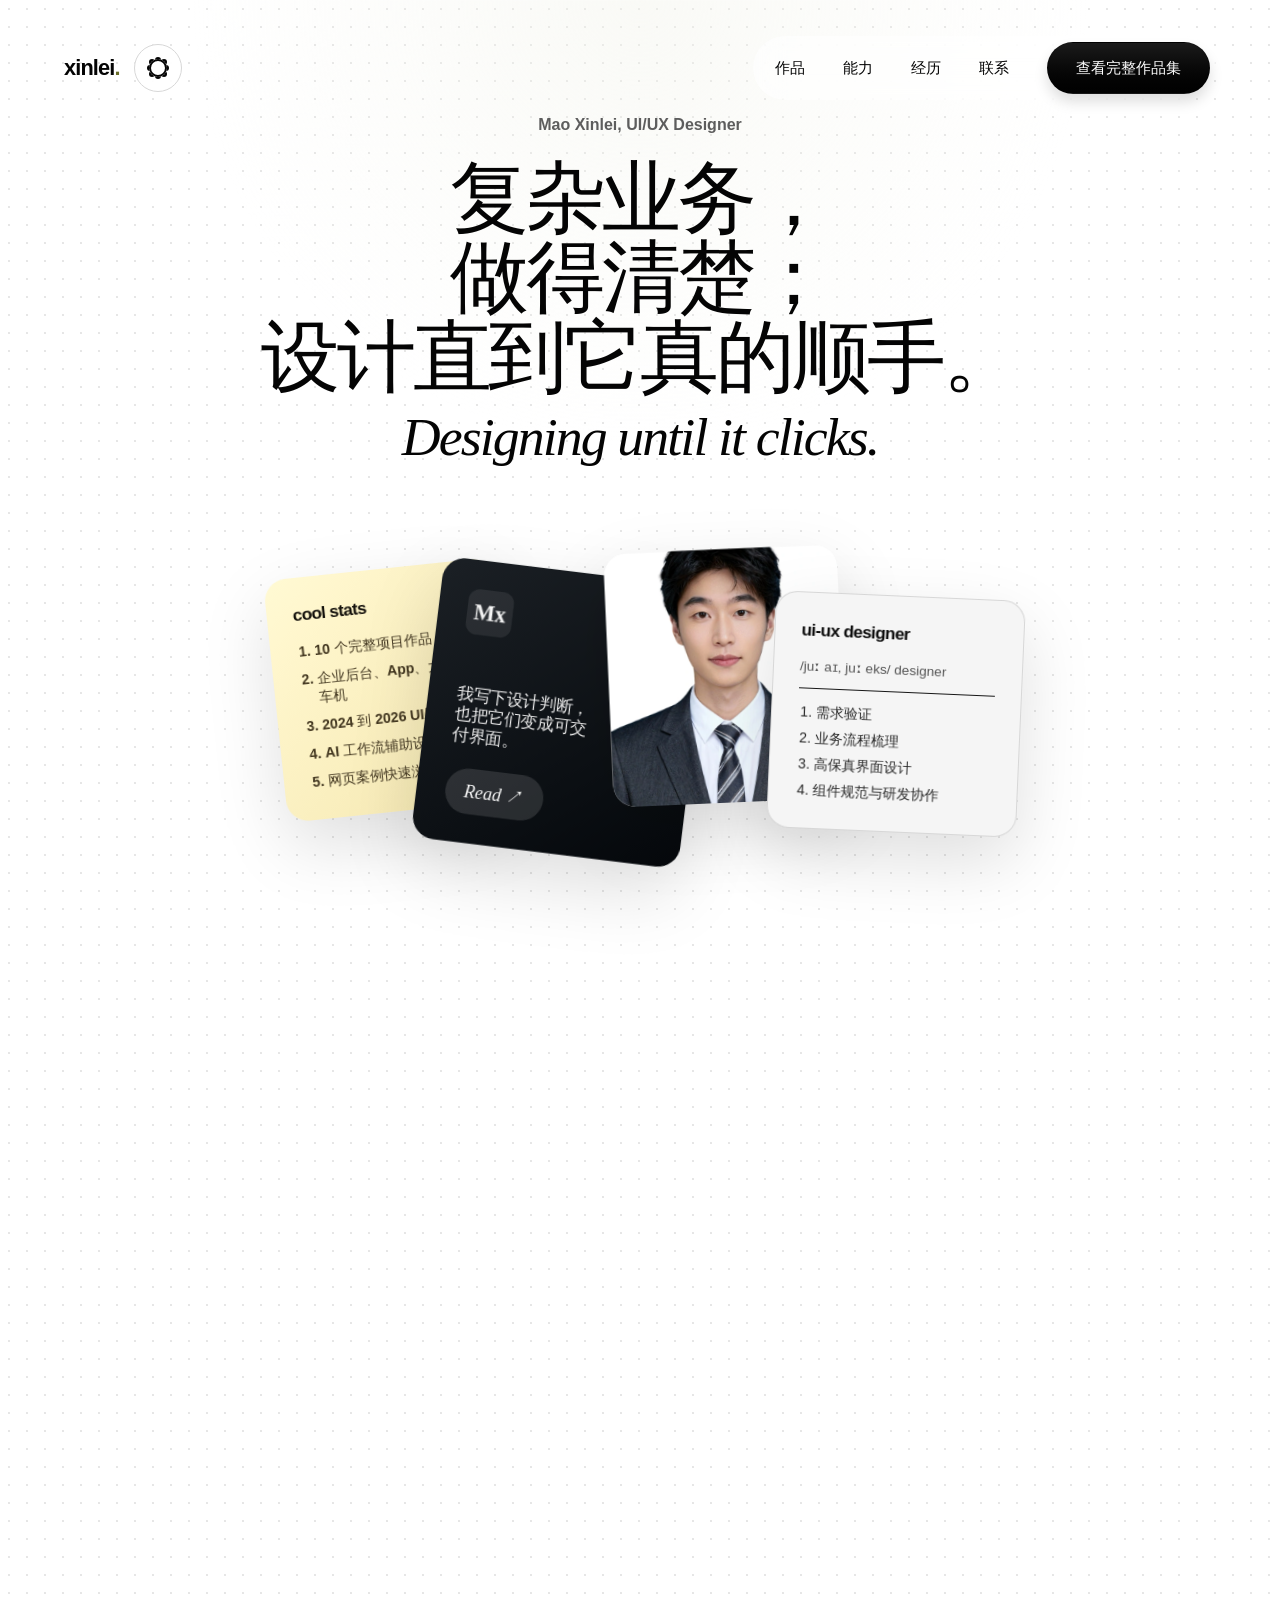
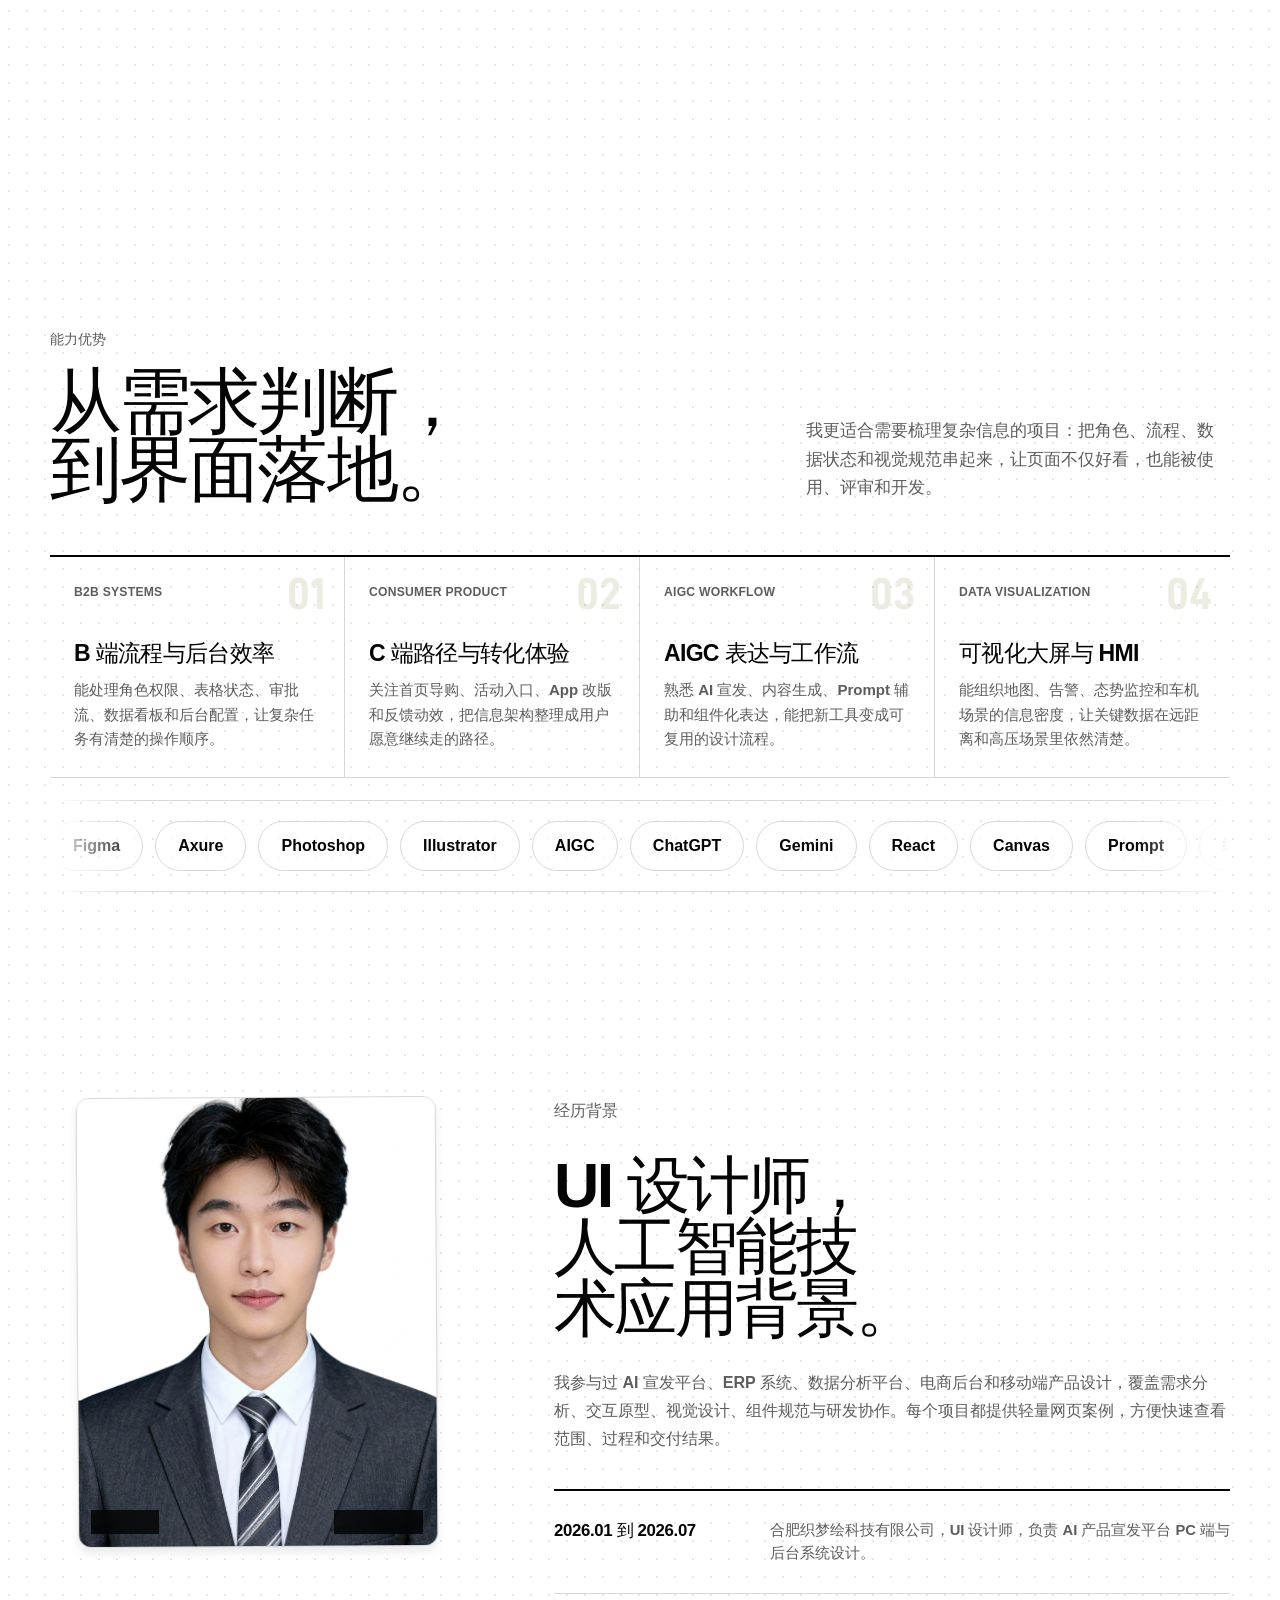
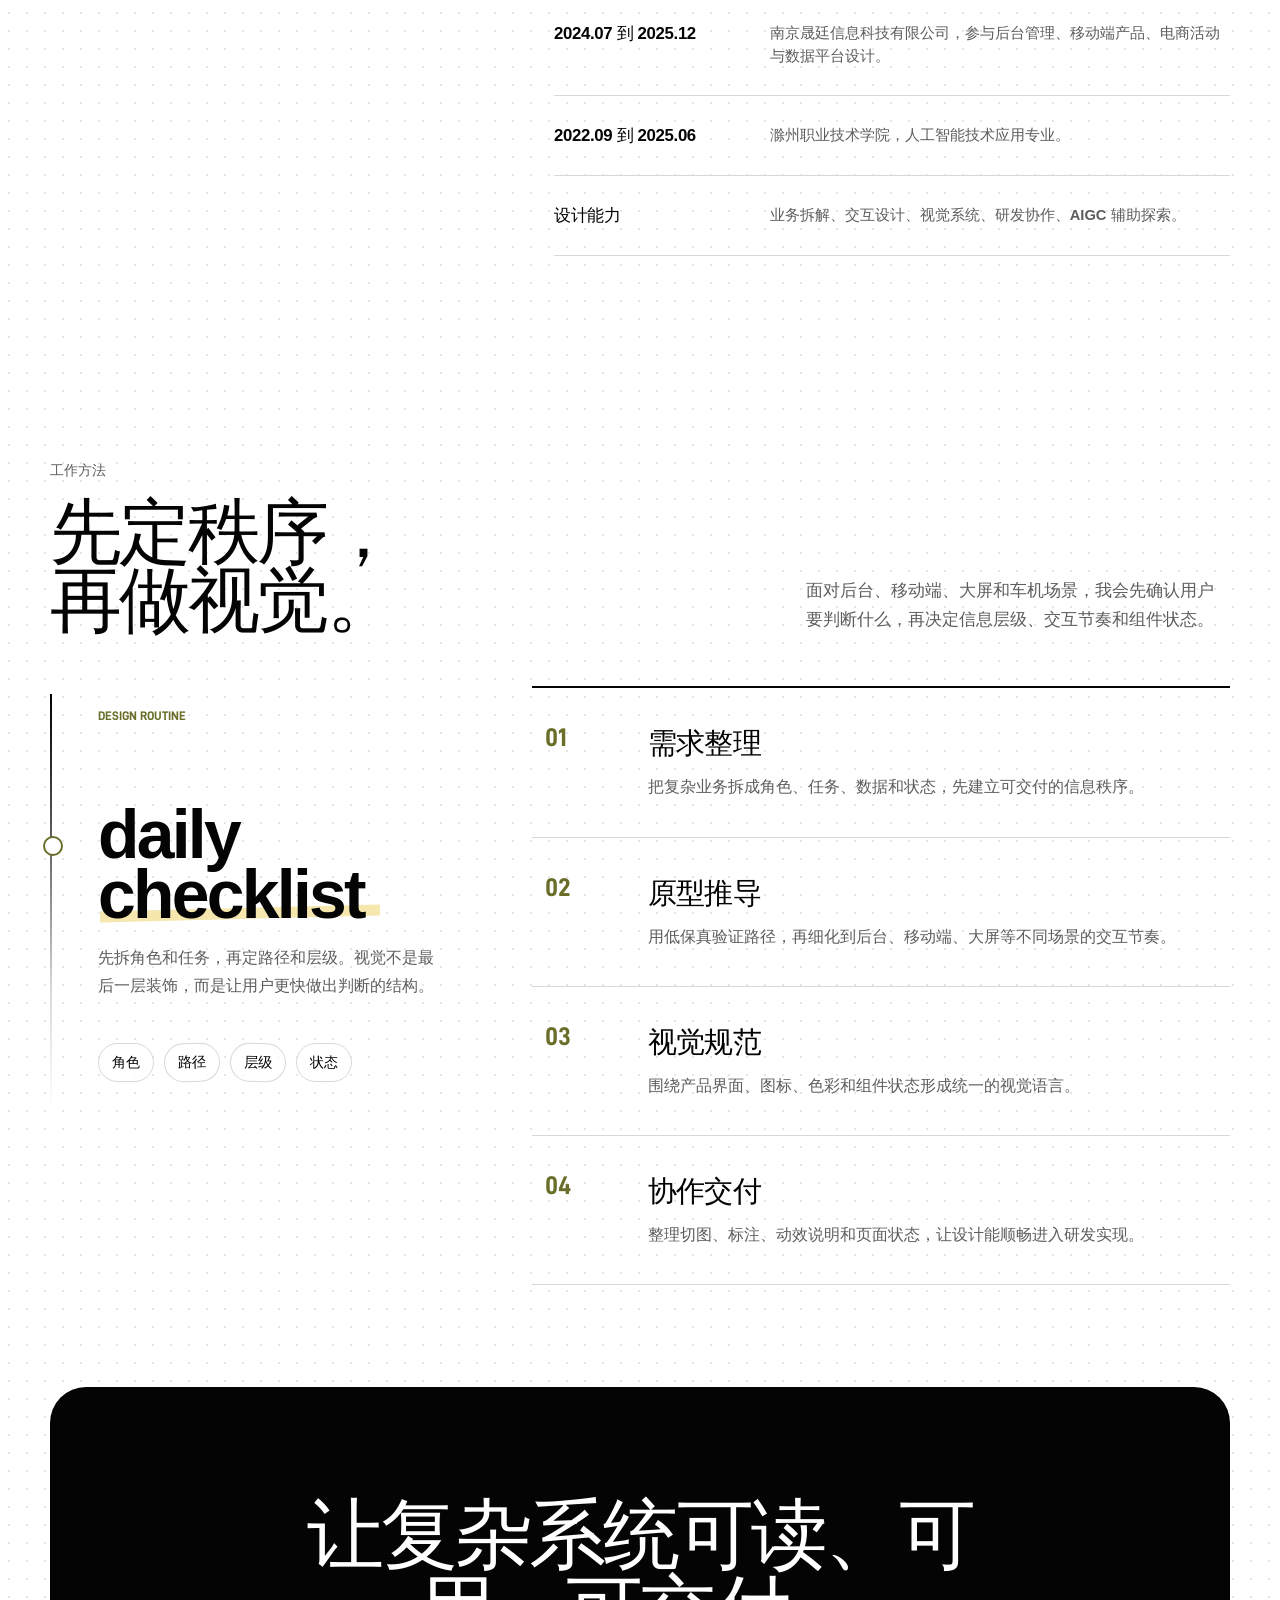
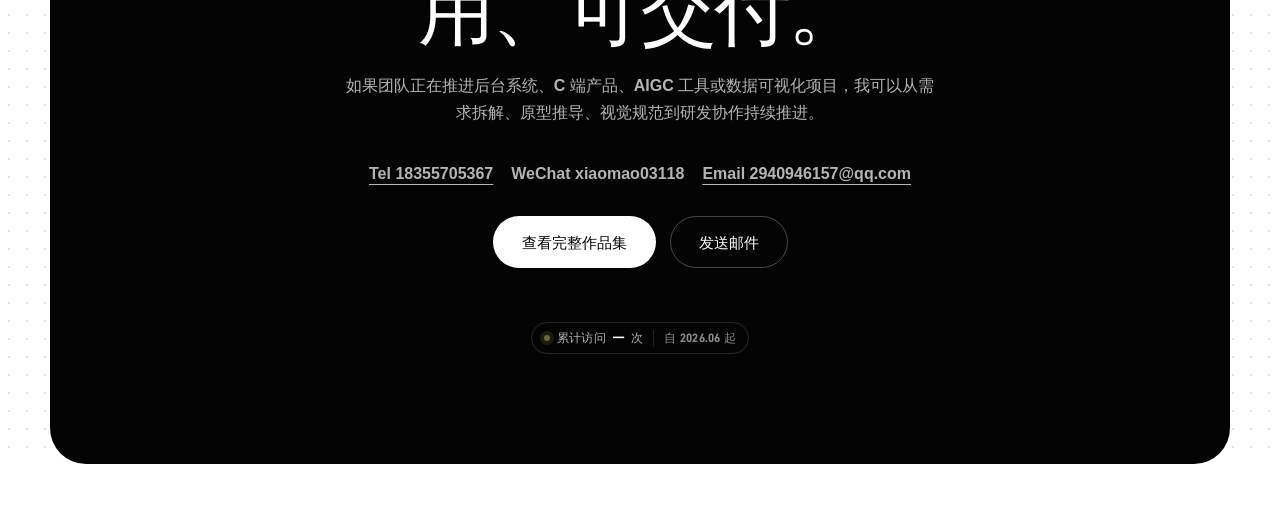
<file: index.html>
<!doctype html>
<html lang="zh-CN">
  <head>
    <meta charset="UTF-8" />
    <meta name="viewport" content="width=device-width, initial-scale=1.0" />
    <meta name="description" content="毛鑫磊 UI/UX 设计师作品集，覆盖 B 端系统、C 端产品、AIGC 与可视化大屏项目。" />
    <script src="./assets/theme-init.js"></script>
    <link rel="preload" href="./assets/profile-photo.webp" as="image" type="image/webp" fetchpriority="high" />
    <link rel="icon" href="./assets/favicon/favicon.svg" type="image/svg+xml" />
    <link rel="icon" href="./assets/favicon/favicon-32x32.png" type="image/png" sizes="32x32" />
    <link rel="icon" href="./assets/favicon/favicon-16x16.png" type="image/png" sizes="16x16" />
    <link rel="apple-touch-icon" href="./assets/favicon/apple-touch-icon.png" sizes="180x180" />
    <title>毛鑫磊 | UI/UX 作品集</title>
    <script type="module" crossorigin src="./assets/index-BGYRCnZ7.js"></script>
    <link rel="stylesheet" crossorigin href="./assets/index-CveeyjBB.css">
  </head>
  <body>
    <div id="root"></div>
  </body>
</html>
</file>
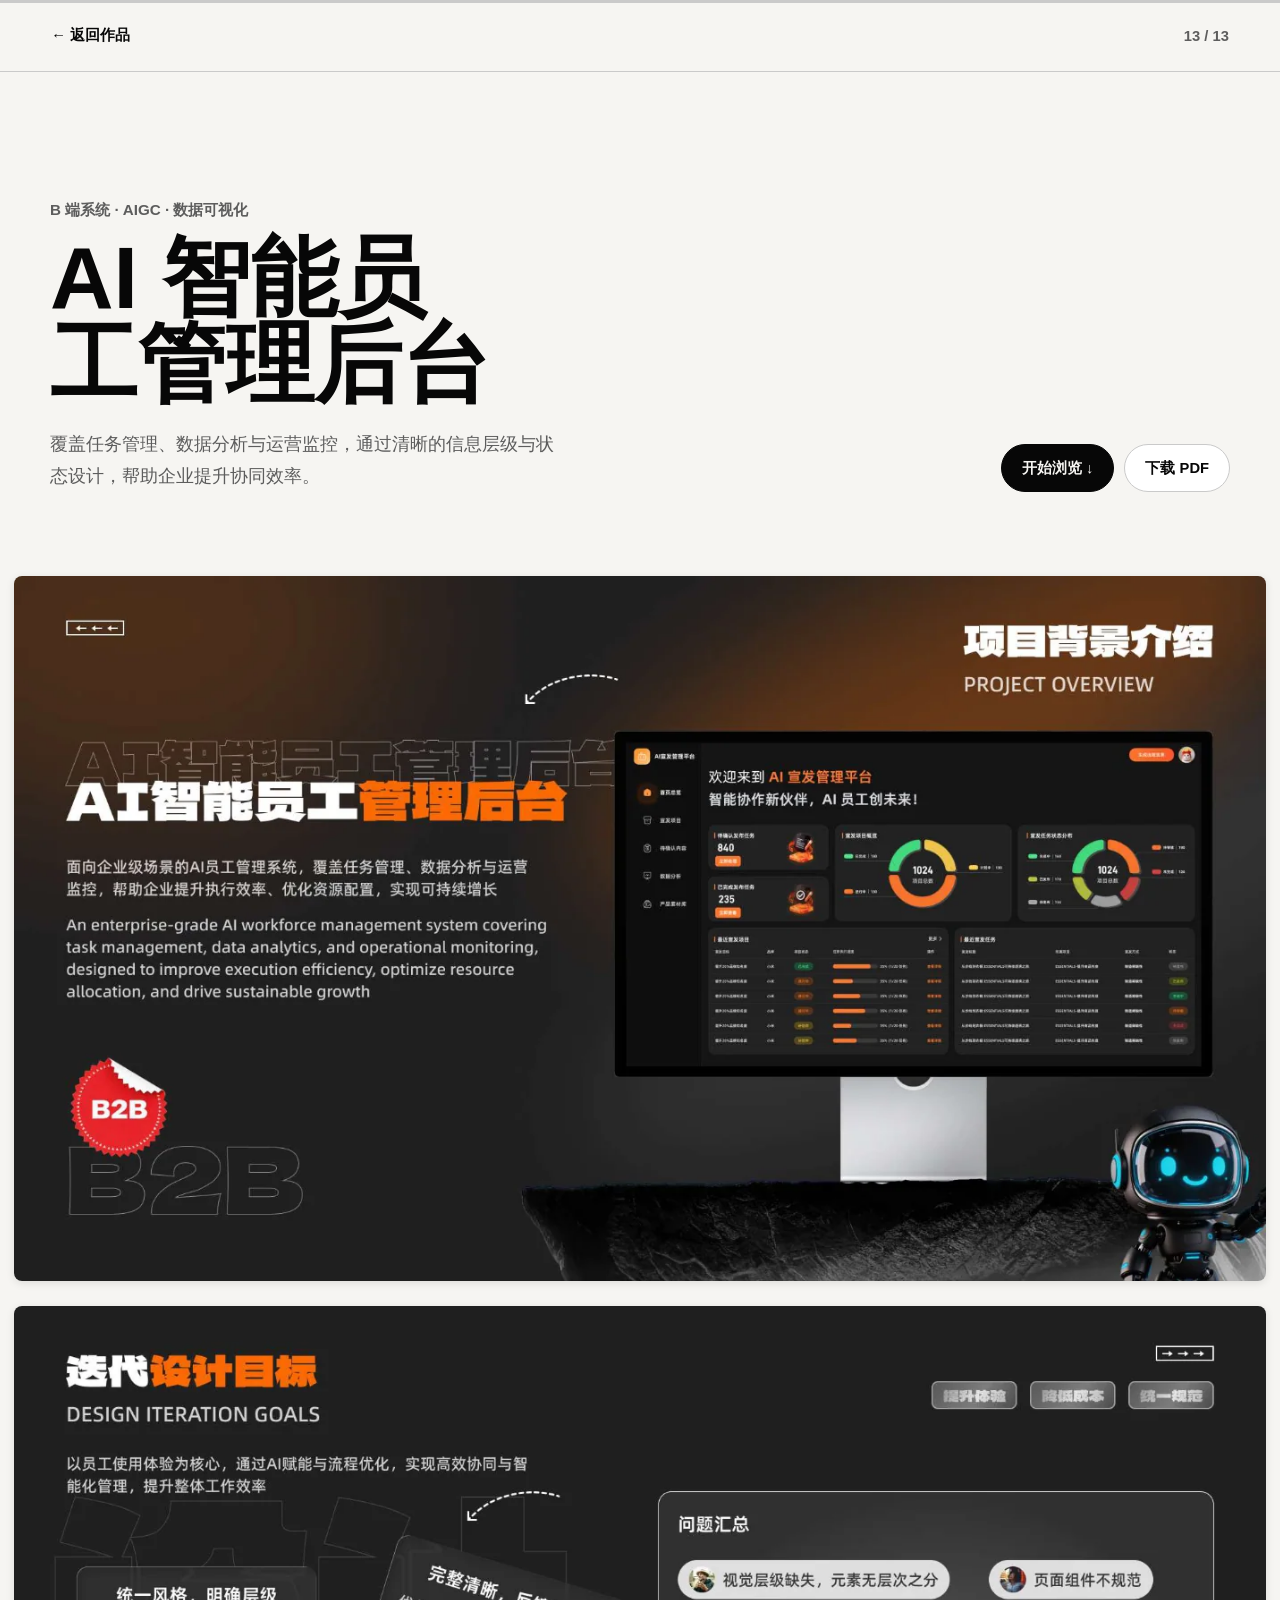
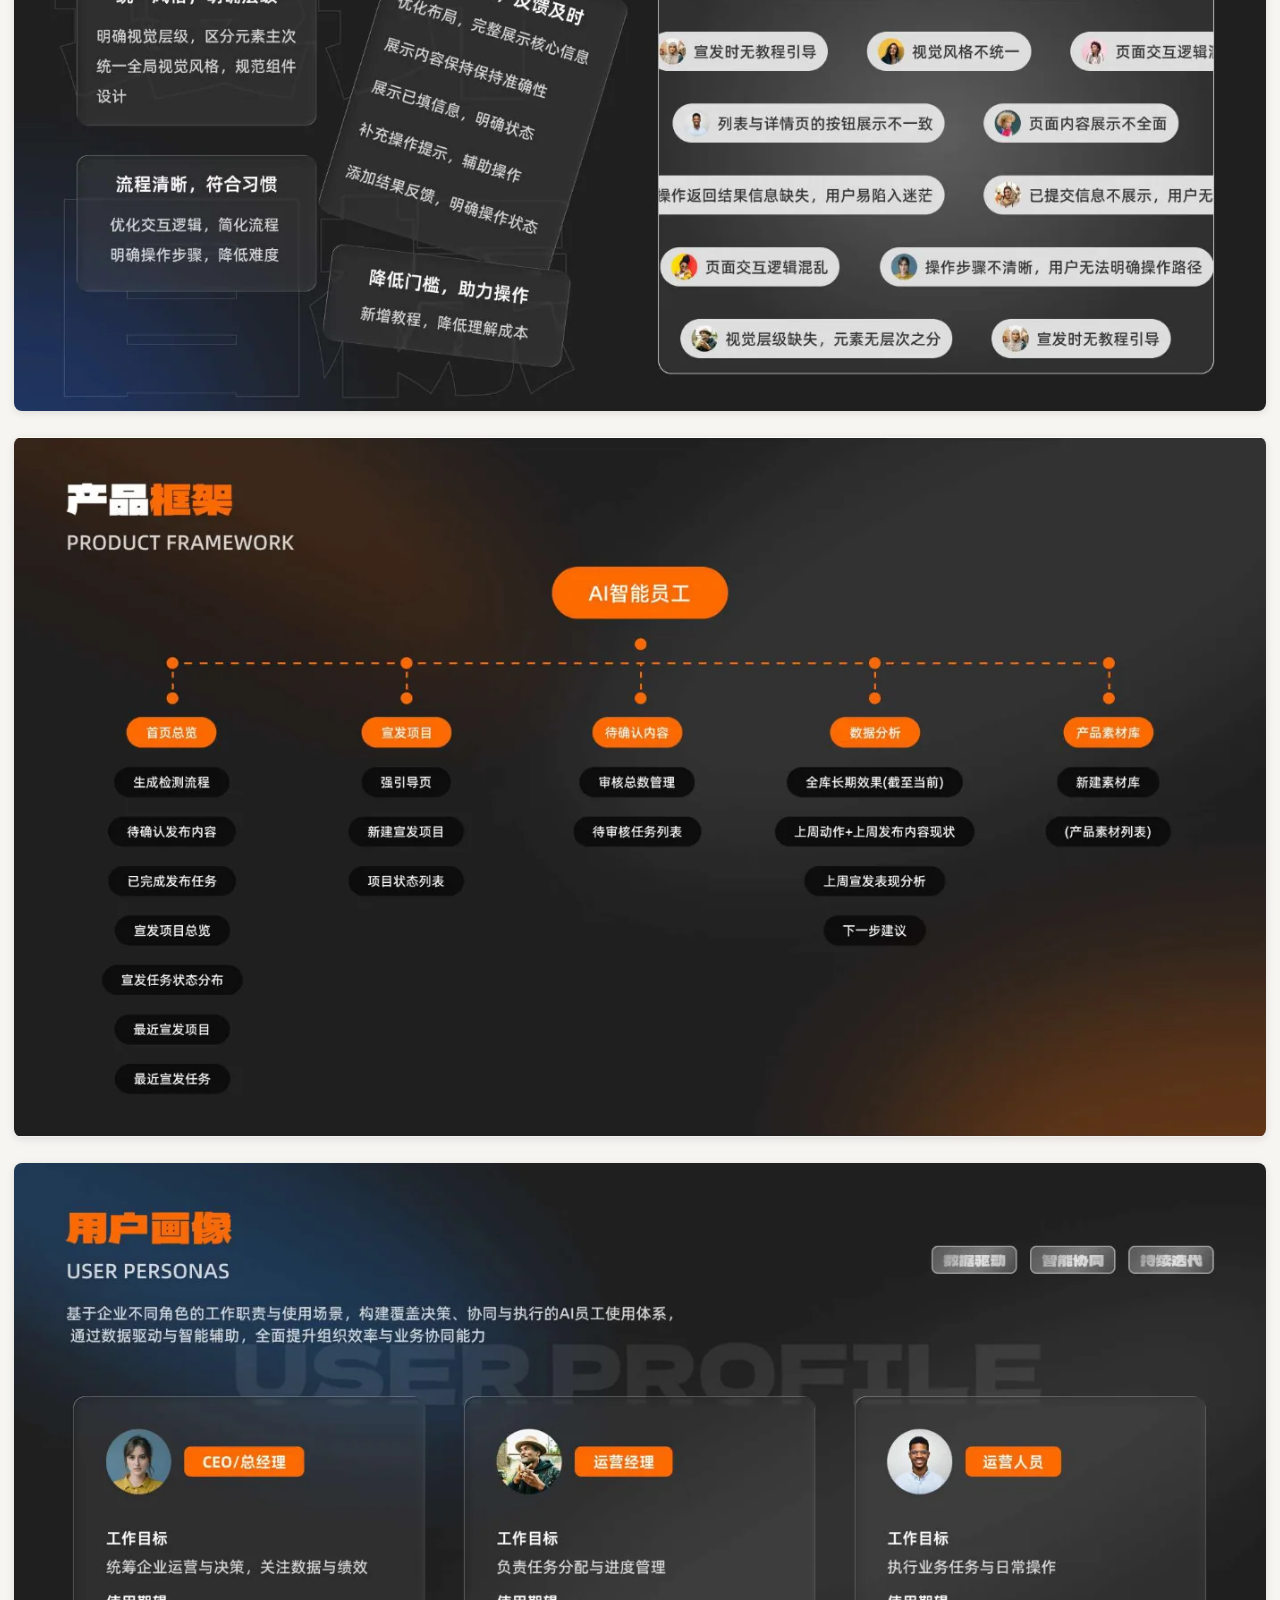
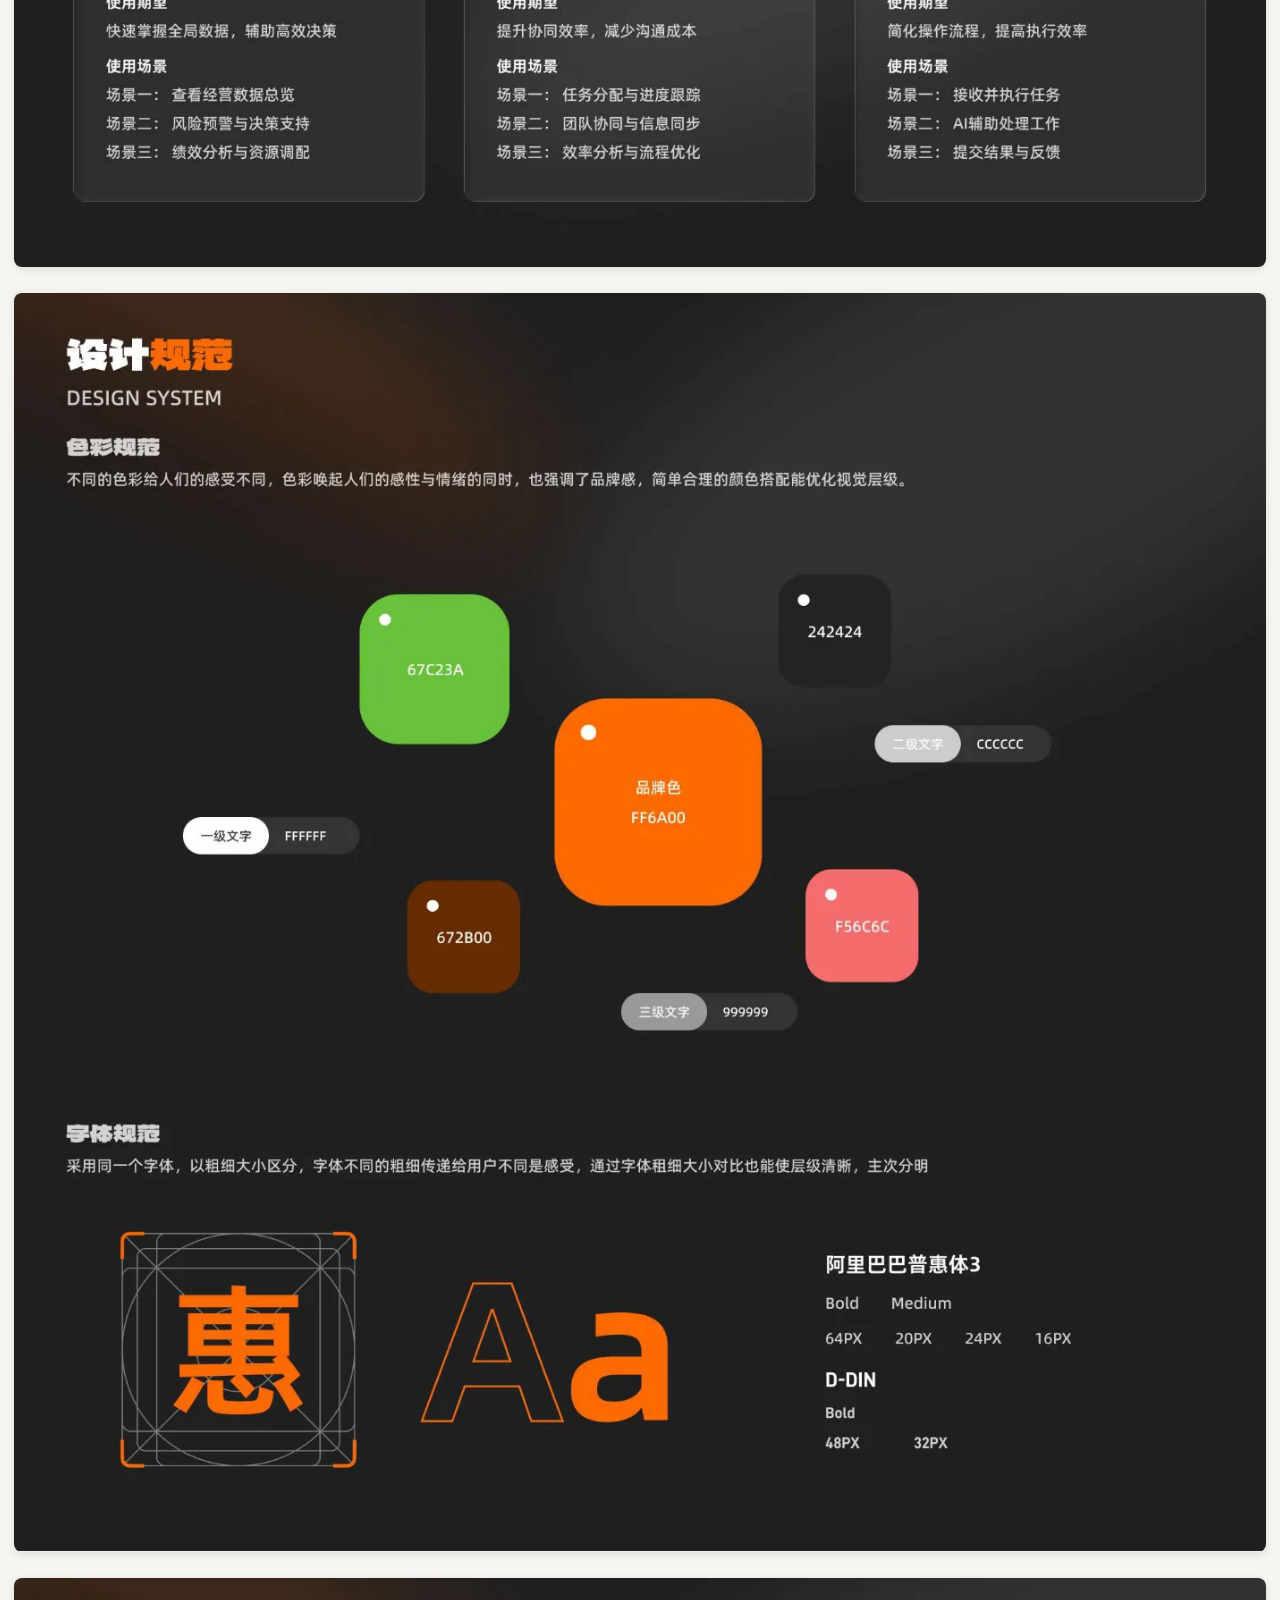
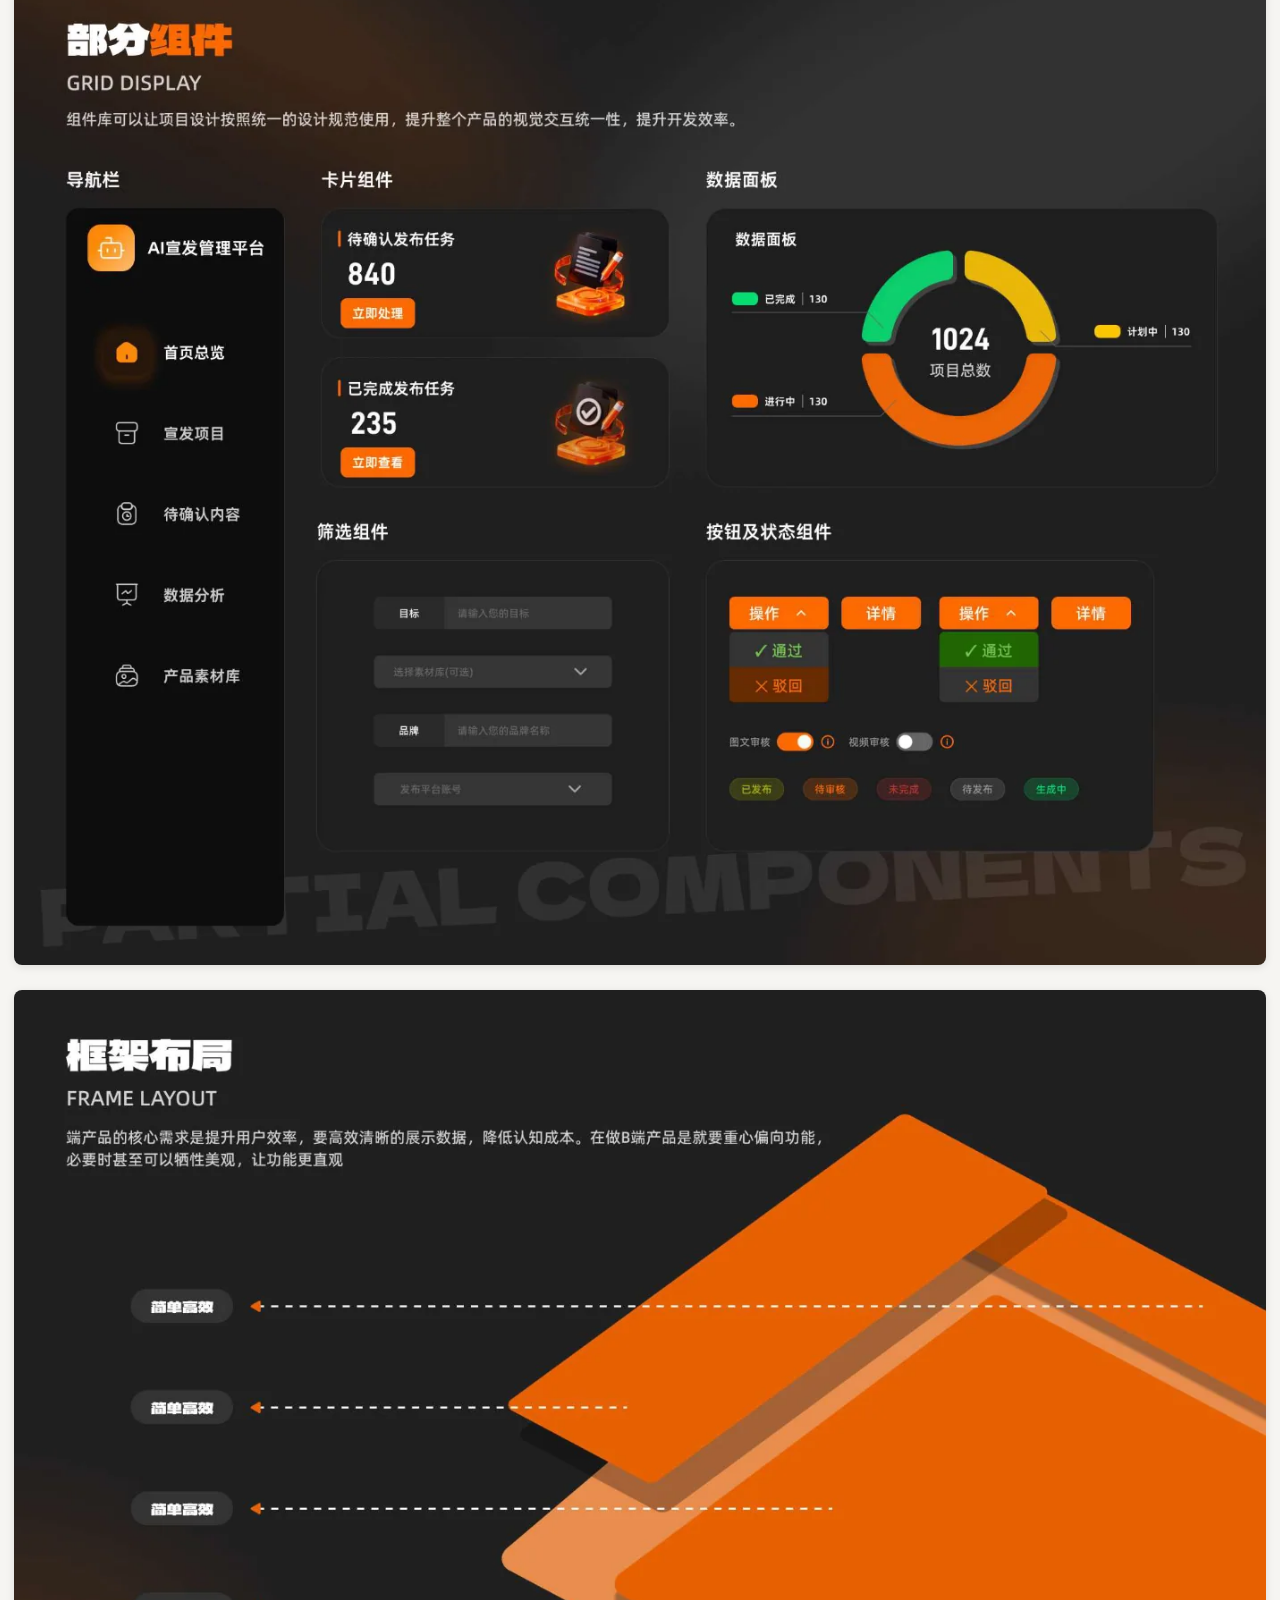
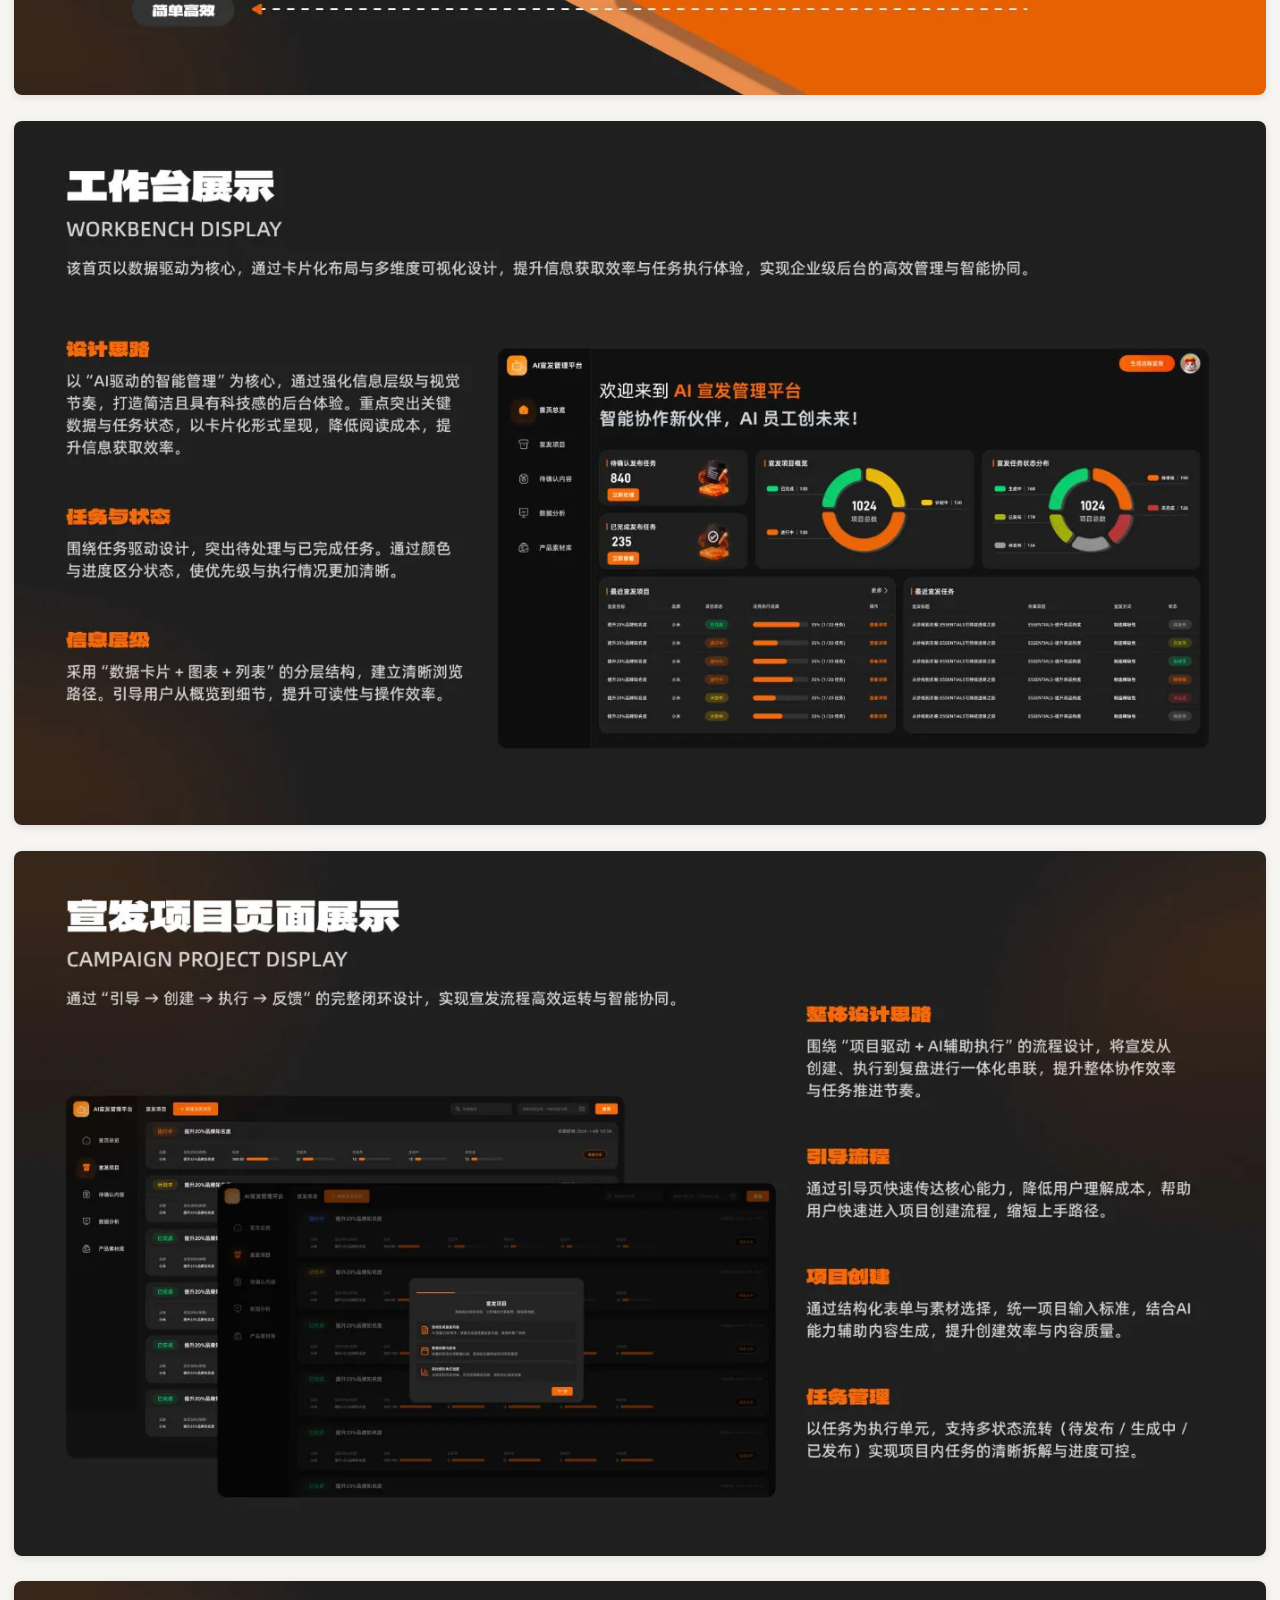
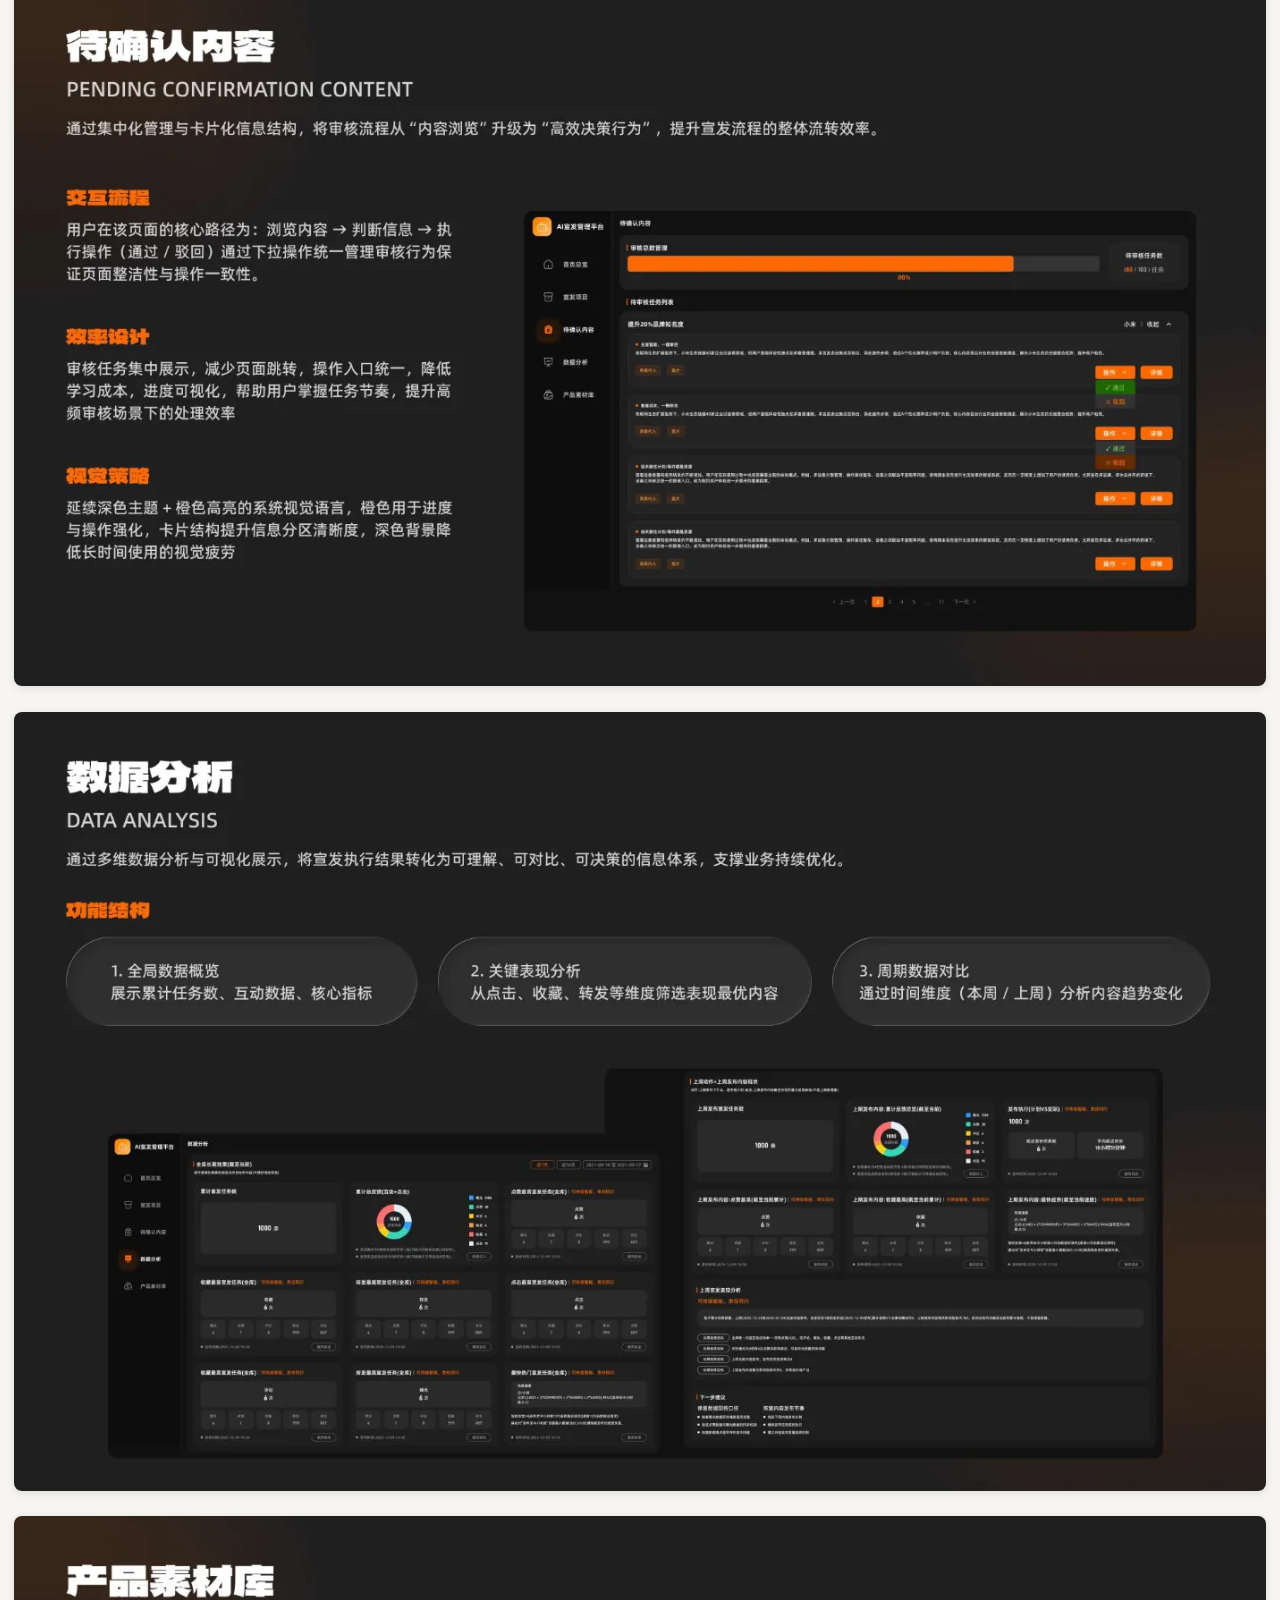
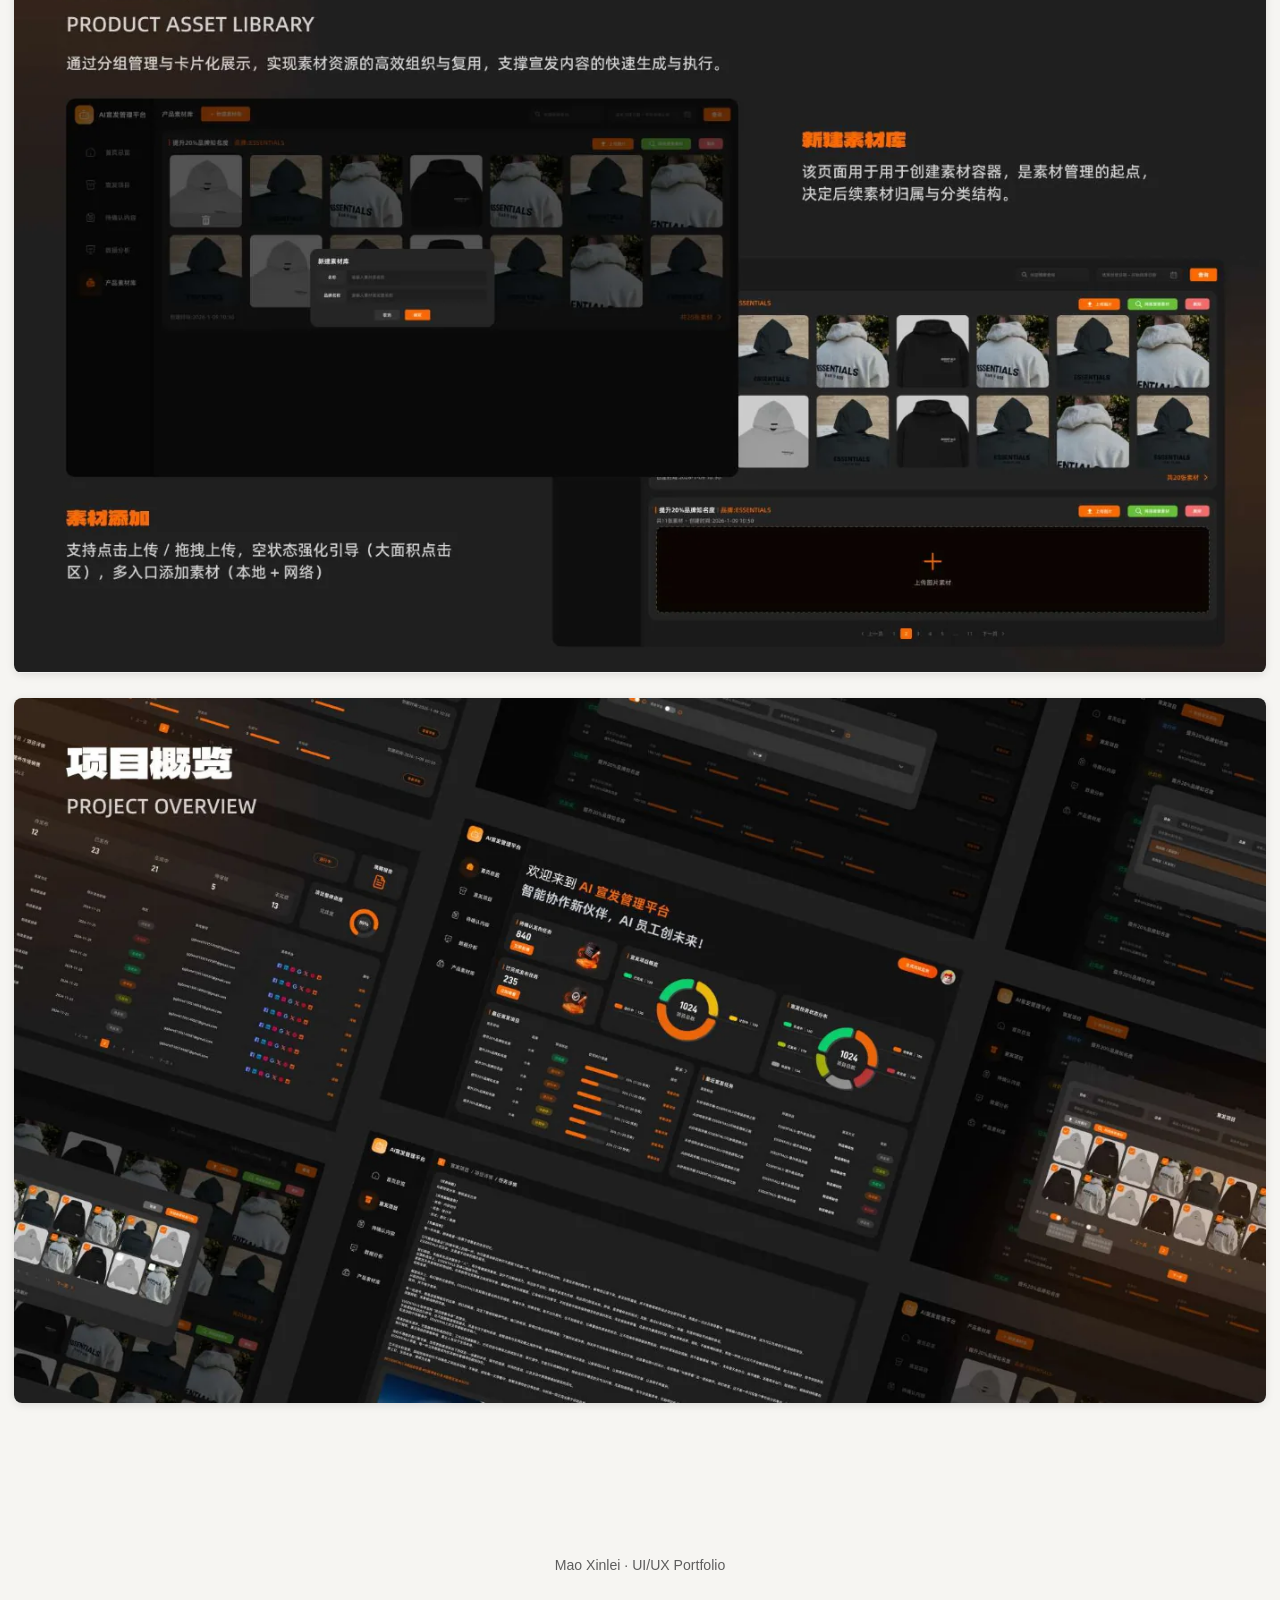
<file: cases/ai-dashboard/index.html>
<!doctype html>
<html lang="zh-CN">
  <head>
    <meta charset="UTF-8" />
    <meta name="viewport" content="width=device-width, initial-scale=1.0" />
    <meta name="description" content="AI 智能员工管理后台 UI/UX 项目案例。" />
    <script src="../../assets/theme-init.js"></script>
    <link rel="icon" href="../../assets/favicon/favicon.svg" type="image/svg+xml" />
    <link rel="stylesheet" href="../../assets/case-viewer.css" />
    <title>AI 智能员工管理后台 | 毛鑫磊作品集</title>
  </head>
  <body>
    <div class="case-progress" aria-hidden="true"></div>
    <nav class="case-nav" aria-label="案例导航">
      <a class="case-back" href="../../#work" data-case-back>← 返回作品</a>
      <span class="case-page-count"><span data-current-page>01</span> / 13</span>
    </nav>
    <header class="case-hero">
      <div>
        <p class="case-kicker">B 端系统 · AIGC · 数据可视化</p>
        <h1 class="case-title">AI 智能员工管理后台</h1>
        <p class="case-summary">覆盖任务管理、数据分析与运营监控，通过清晰的信息层级与状态设计，帮助企业提升协同效率。</p>
      </div>
      <div class="case-actions">
        <a class="case-button primary" href="#case-pages">开始浏览 ↓</a>
        <a class="case-button" href="../../assets/project-pdfs/ai-enterprise-dashboard.pdf" download>下载 PDF</a>
      </div>
    </header>
    <main class="case-pages" id="case-pages" aria-label="AI 智能员工管理后台案例页面">
      <figure class="case-page" data-case-page="01"><img src="../../assets/case-previews/ai-dashboard/page-01.webp" width="1400" height="788" fetchpriority="high" alt="AI 智能员工管理后台项目背景" /></figure>
      <figure class="case-page" data-case-page="02"><img src="../../assets/case-previews/ai-dashboard/page-02.webp" width="1400" height="788" loading="lazy" decoding="async" alt="AI 智能员工管理后台项目页面 2" /></figure>
      <figure class="case-page" data-case-page="03"><img src="../../assets/case-previews/ai-dashboard/page-03.webp" width="1400" height="783" loading="lazy" decoding="async" alt="AI 智能员工管理后台项目页面 3" /></figure>
      <figure class="case-page" data-case-page="04"><img src="../../assets/case-previews/ai-dashboard/page-04.webp" width="1400" height="788" loading="lazy" decoding="async" alt="AI 智能员工管理后台项目页面 4" /></figure>
      <figure class="case-page" data-case-page="05"><img src="../../assets/case-previews/ai-dashboard/page-05.webp" width="1400" height="1408" loading="lazy" decoding="async" alt="AI 智能员工管理后台项目页面 5" /></figure>
      <figure class="case-page" data-case-page="06"><img src="../../assets/case-previews/ai-dashboard/page-06.webp" width="1400" height="1104" loading="lazy" decoding="async" alt="AI 智能员工管理后台项目页面 6" /></figure>
      <figure class="case-page" data-case-page="07"><img src="../../assets/case-previews/ai-dashboard/page-07.webp" width="1400" height="788" loading="lazy" decoding="async" alt="AI 智能员工管理后台项目页面 7" /></figure>
      <figure class="case-page" data-case-page="08"><img src="../../assets/case-previews/ai-dashboard/page-08.webp" width="1400" height="788" loading="lazy" decoding="async" alt="AI 智能员工管理后台项目页面 8" /></figure>
      <figure class="case-page" data-case-page="09"><img src="../../assets/case-previews/ai-dashboard/page-09.webp" width="1400" height="788" loading="lazy" decoding="async" alt="AI 智能员工管理后台项目页面 9" /></figure>
      <figure class="case-page" data-case-page="10"><img src="../../assets/case-previews/ai-dashboard/page-10.webp" width="1400" height="788" loading="lazy" decoding="async" alt="AI 智能员工管理后台项目页面 10" /></figure>
      <figure class="case-page" data-case-page="11"><img src="../../assets/case-previews/ai-dashboard/page-11.webp" width="1400" height="871" loading="lazy" decoding="async" alt="AI 智能员工管理后台项目页面 11" /></figure>
      <figure class="case-page" data-case-page="12"><img src="../../assets/case-previews/ai-dashboard/page-12.webp" width="1400" height="846" loading="lazy" decoding="async" alt="AI 智能员工管理后台项目页面 12" /></figure>
      <figure class="case-page" data-case-page="13"><img src="../../assets/case-previews/ai-dashboard/page-13.webp" width="1400" height="788" loading="lazy" decoding="async" alt="AI 智能员工管理后台项目总结" /></figure>
    </main>
    <footer class="case-footer">Mao Xinlei · UI/UX Portfolio</footer>
    <script src="../../assets/case-viewer.js" defer></script>
  </body>
</html>
</file>
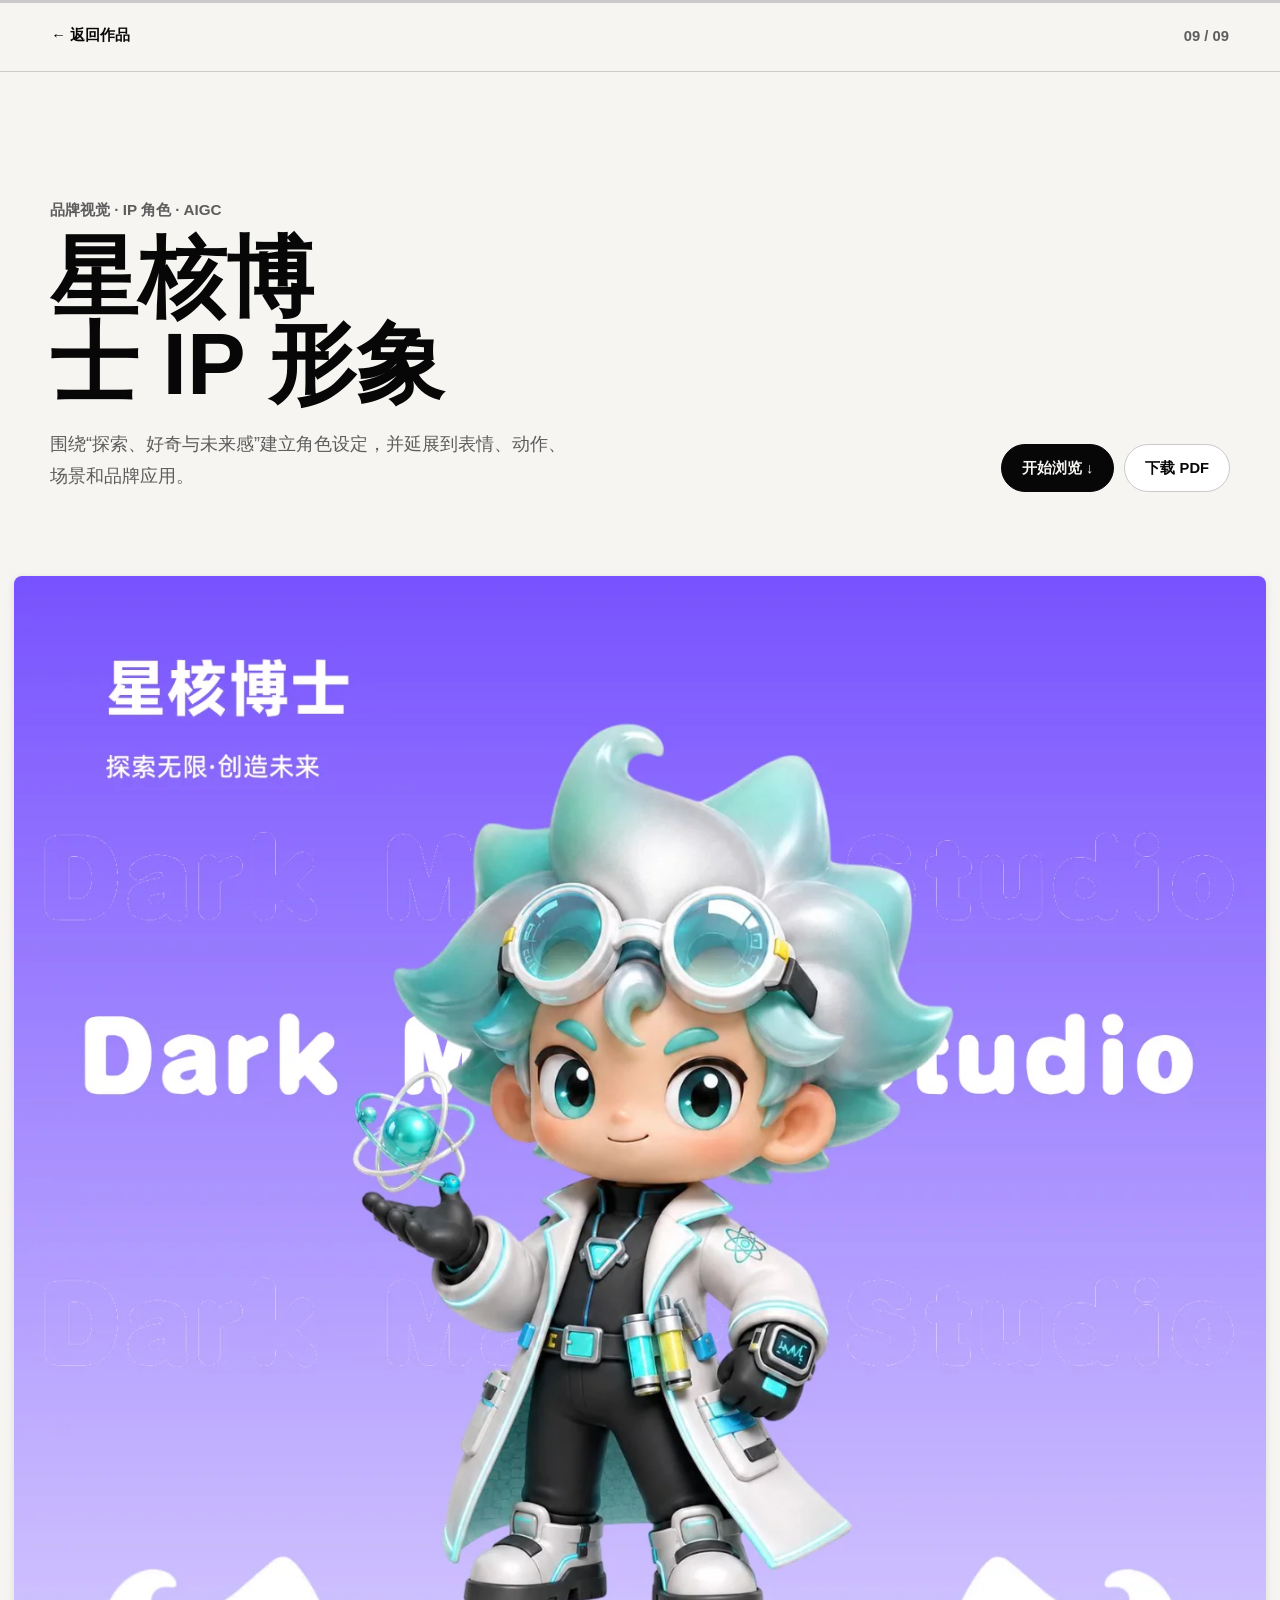
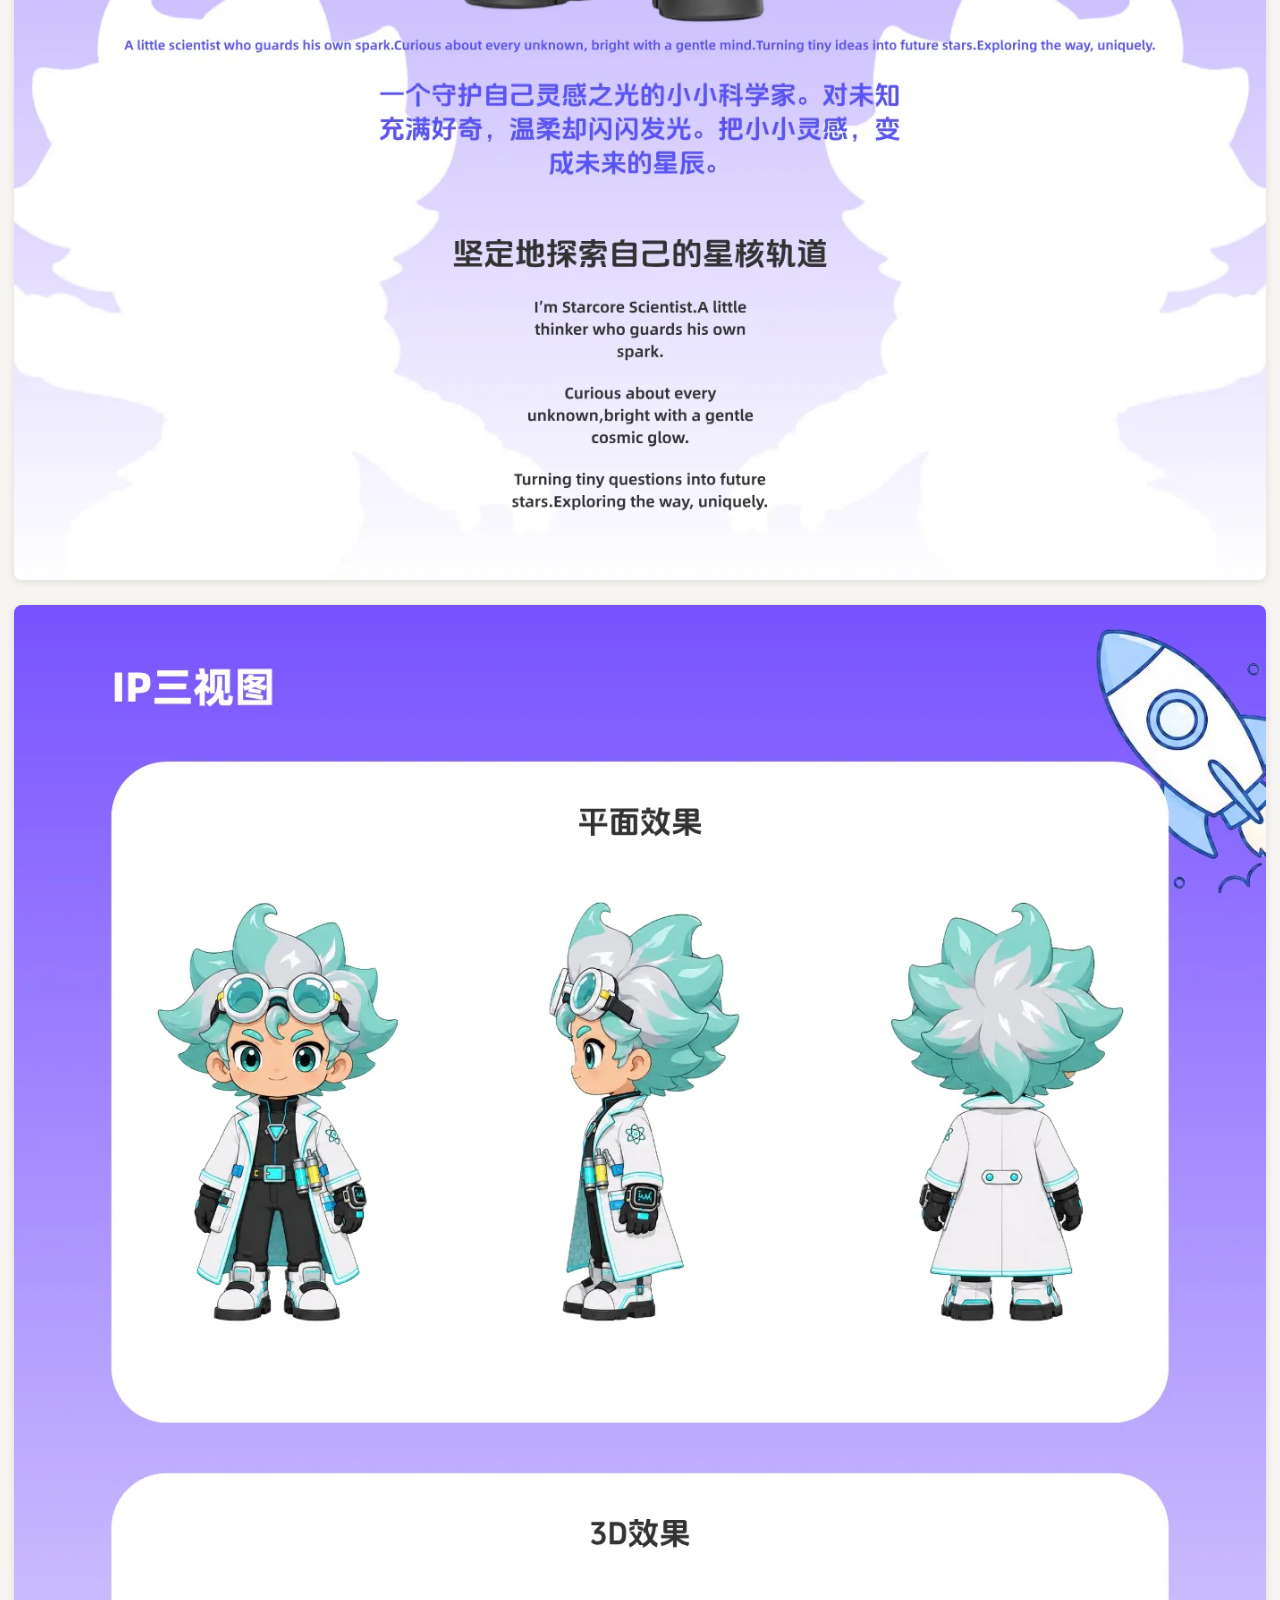
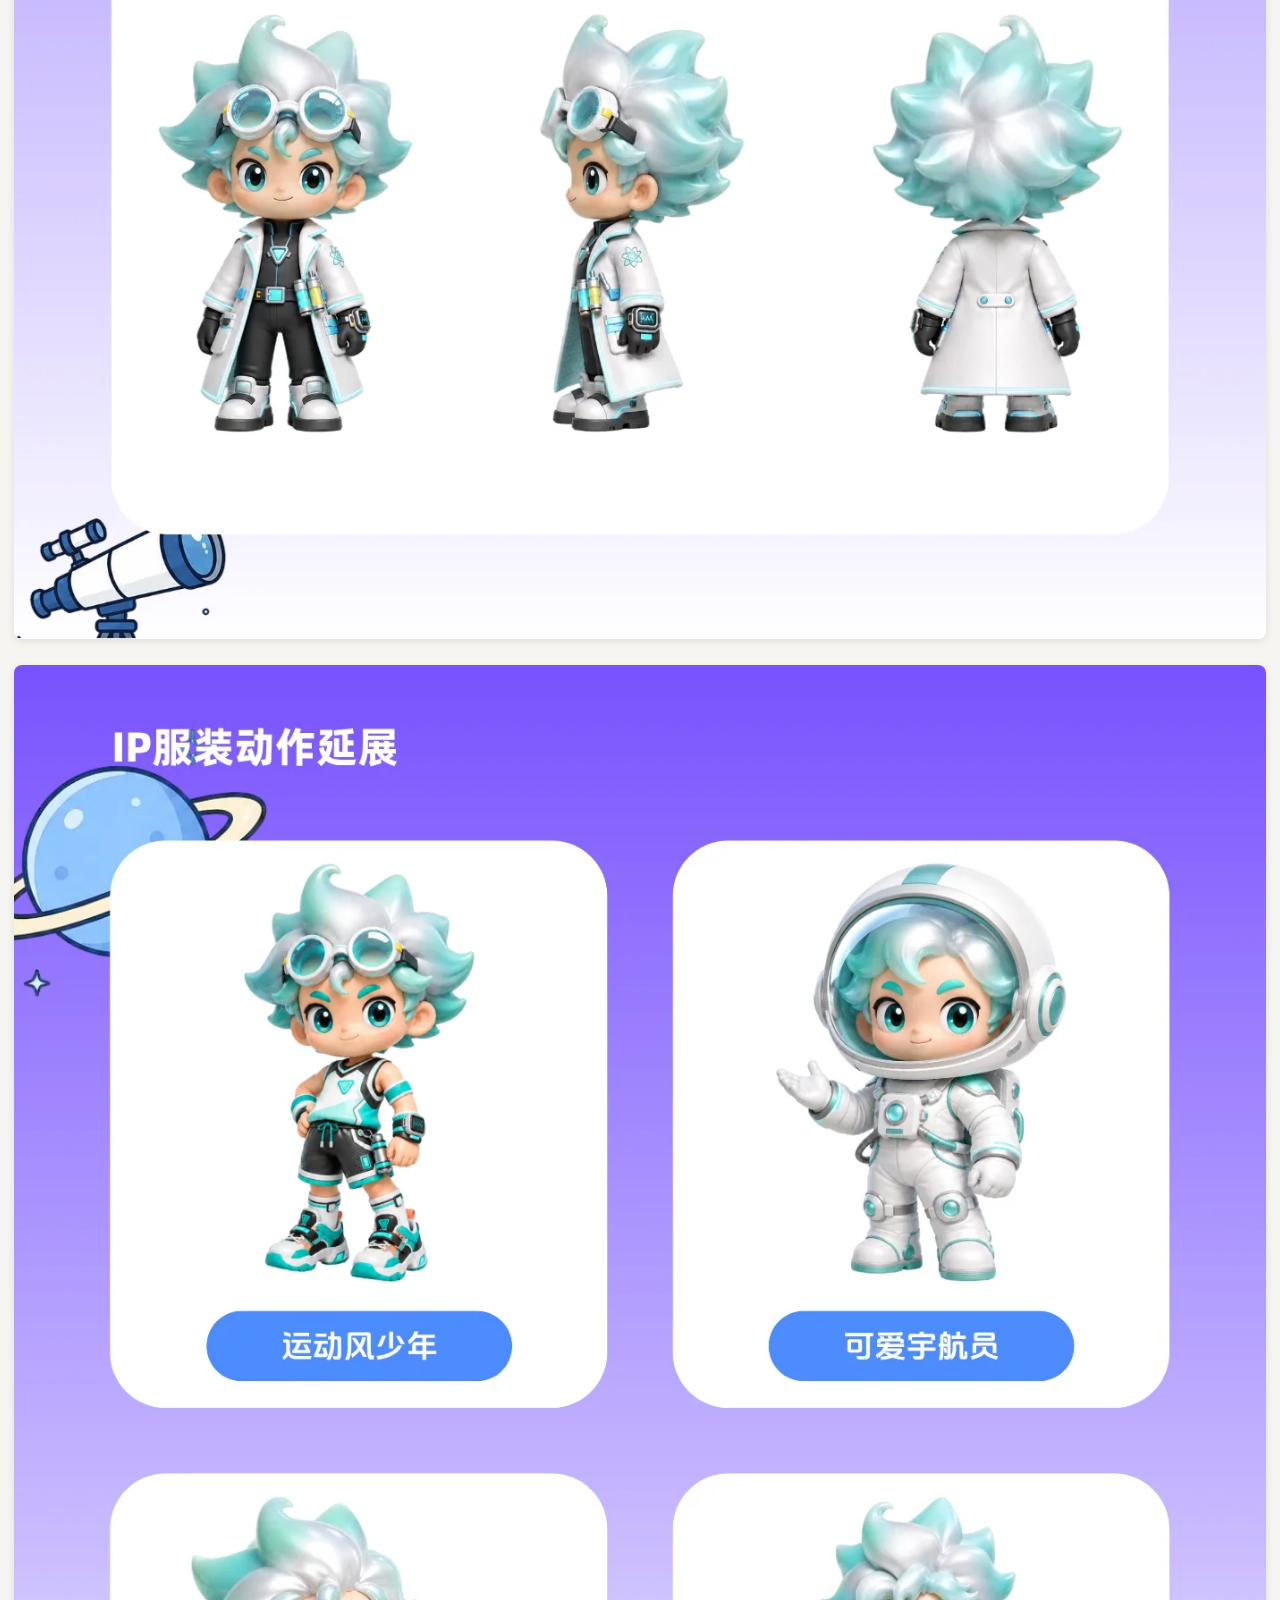
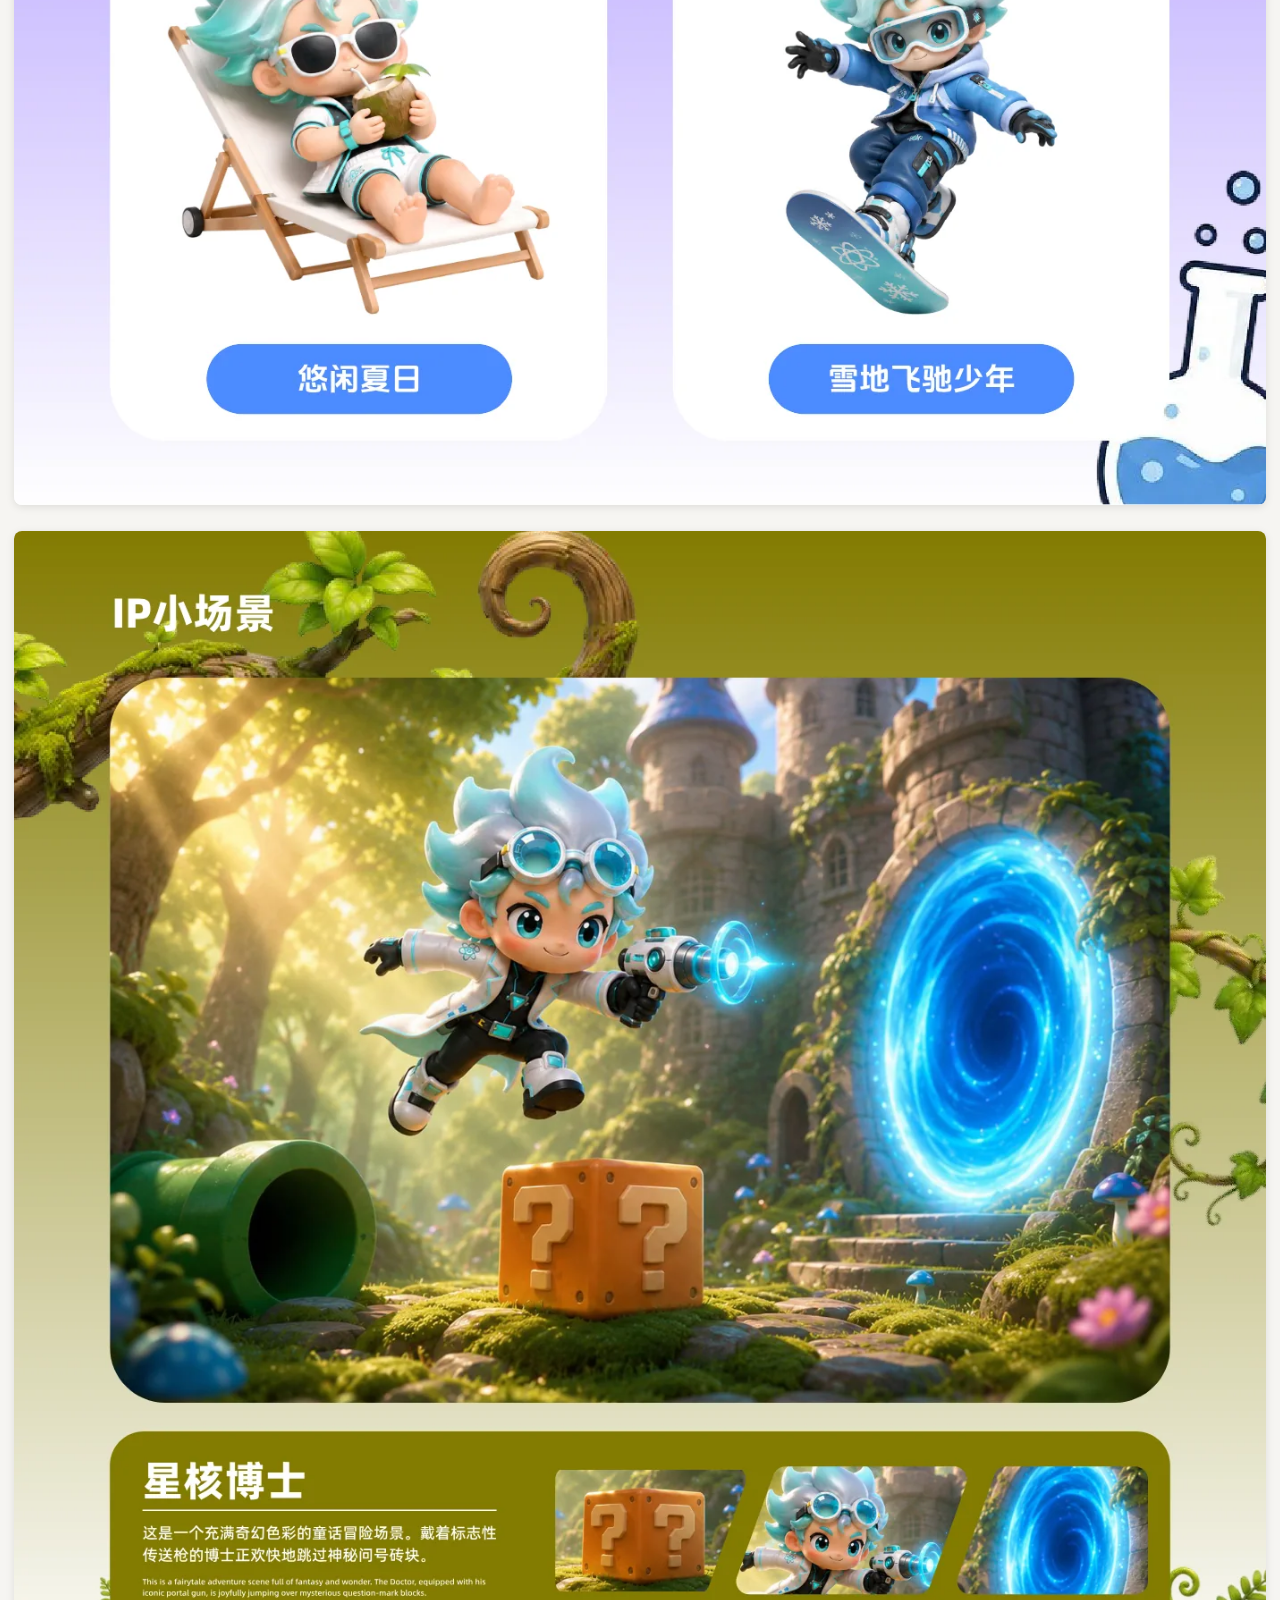
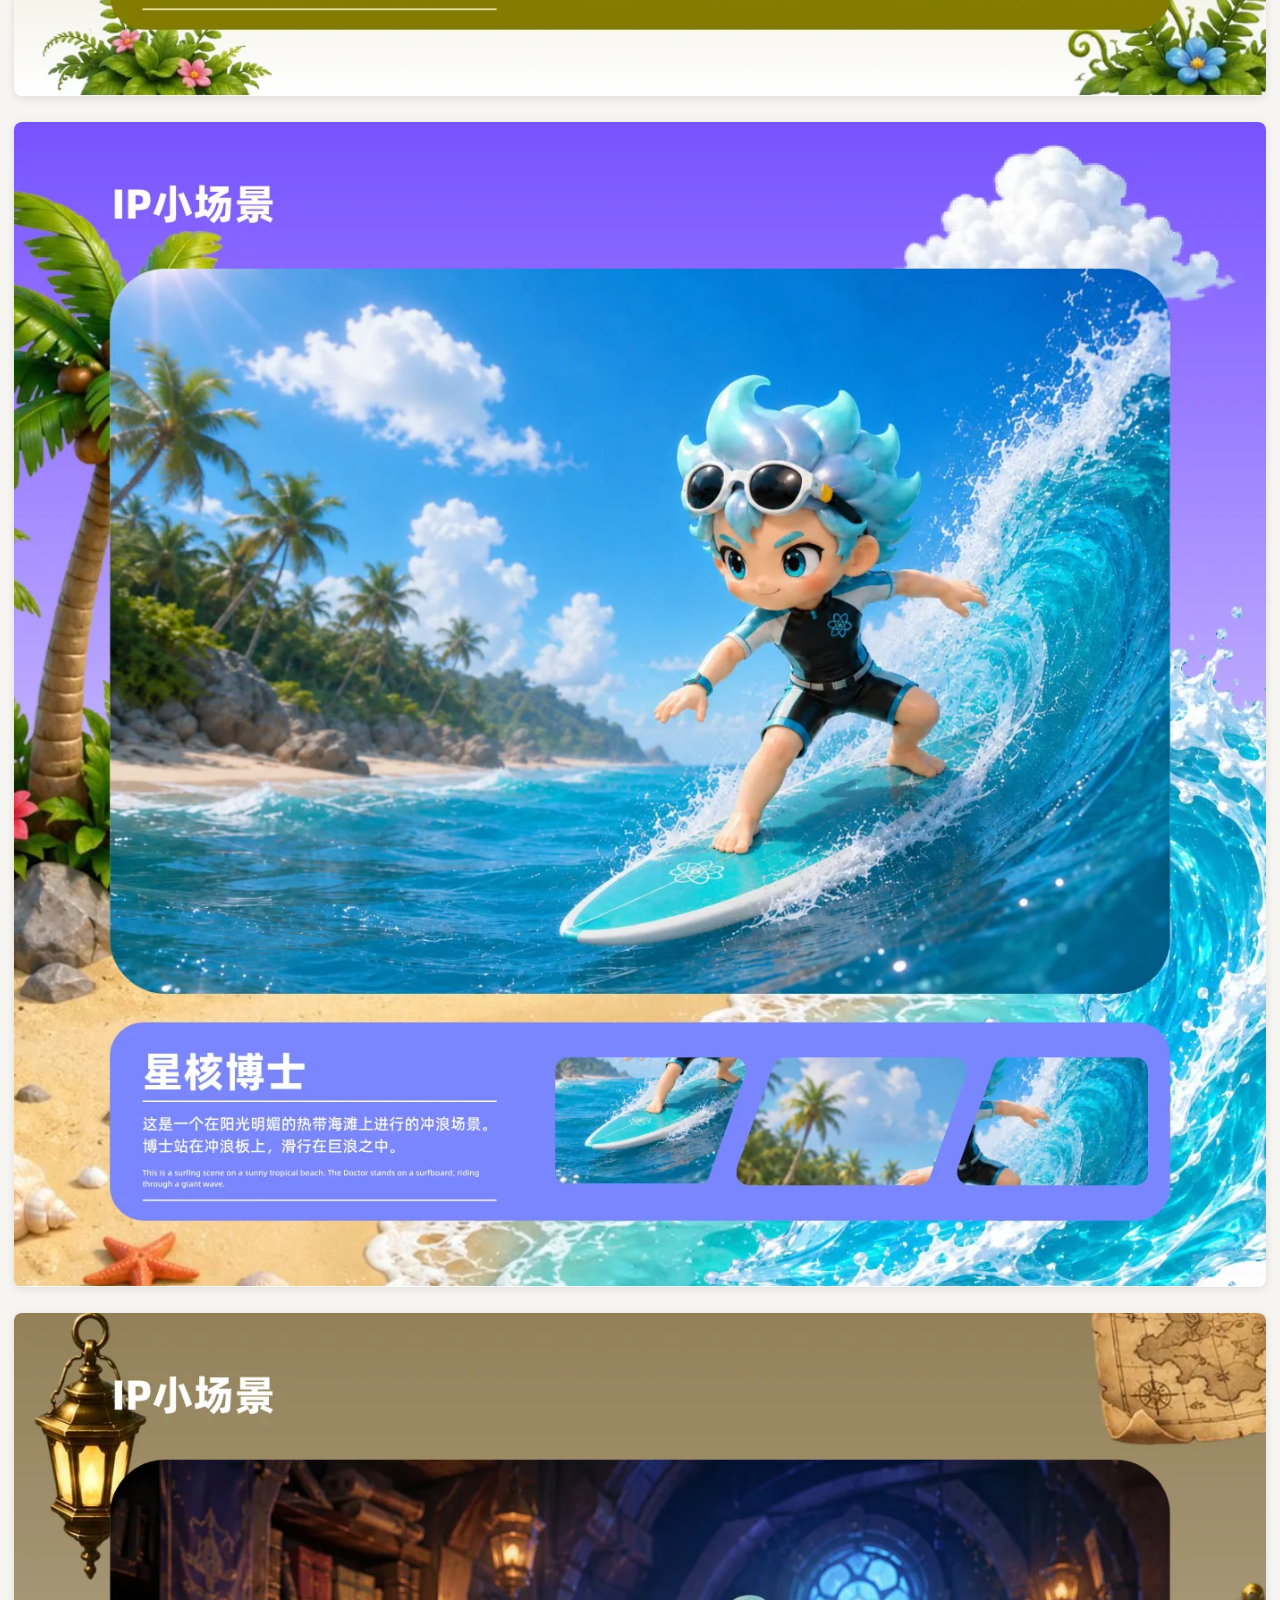
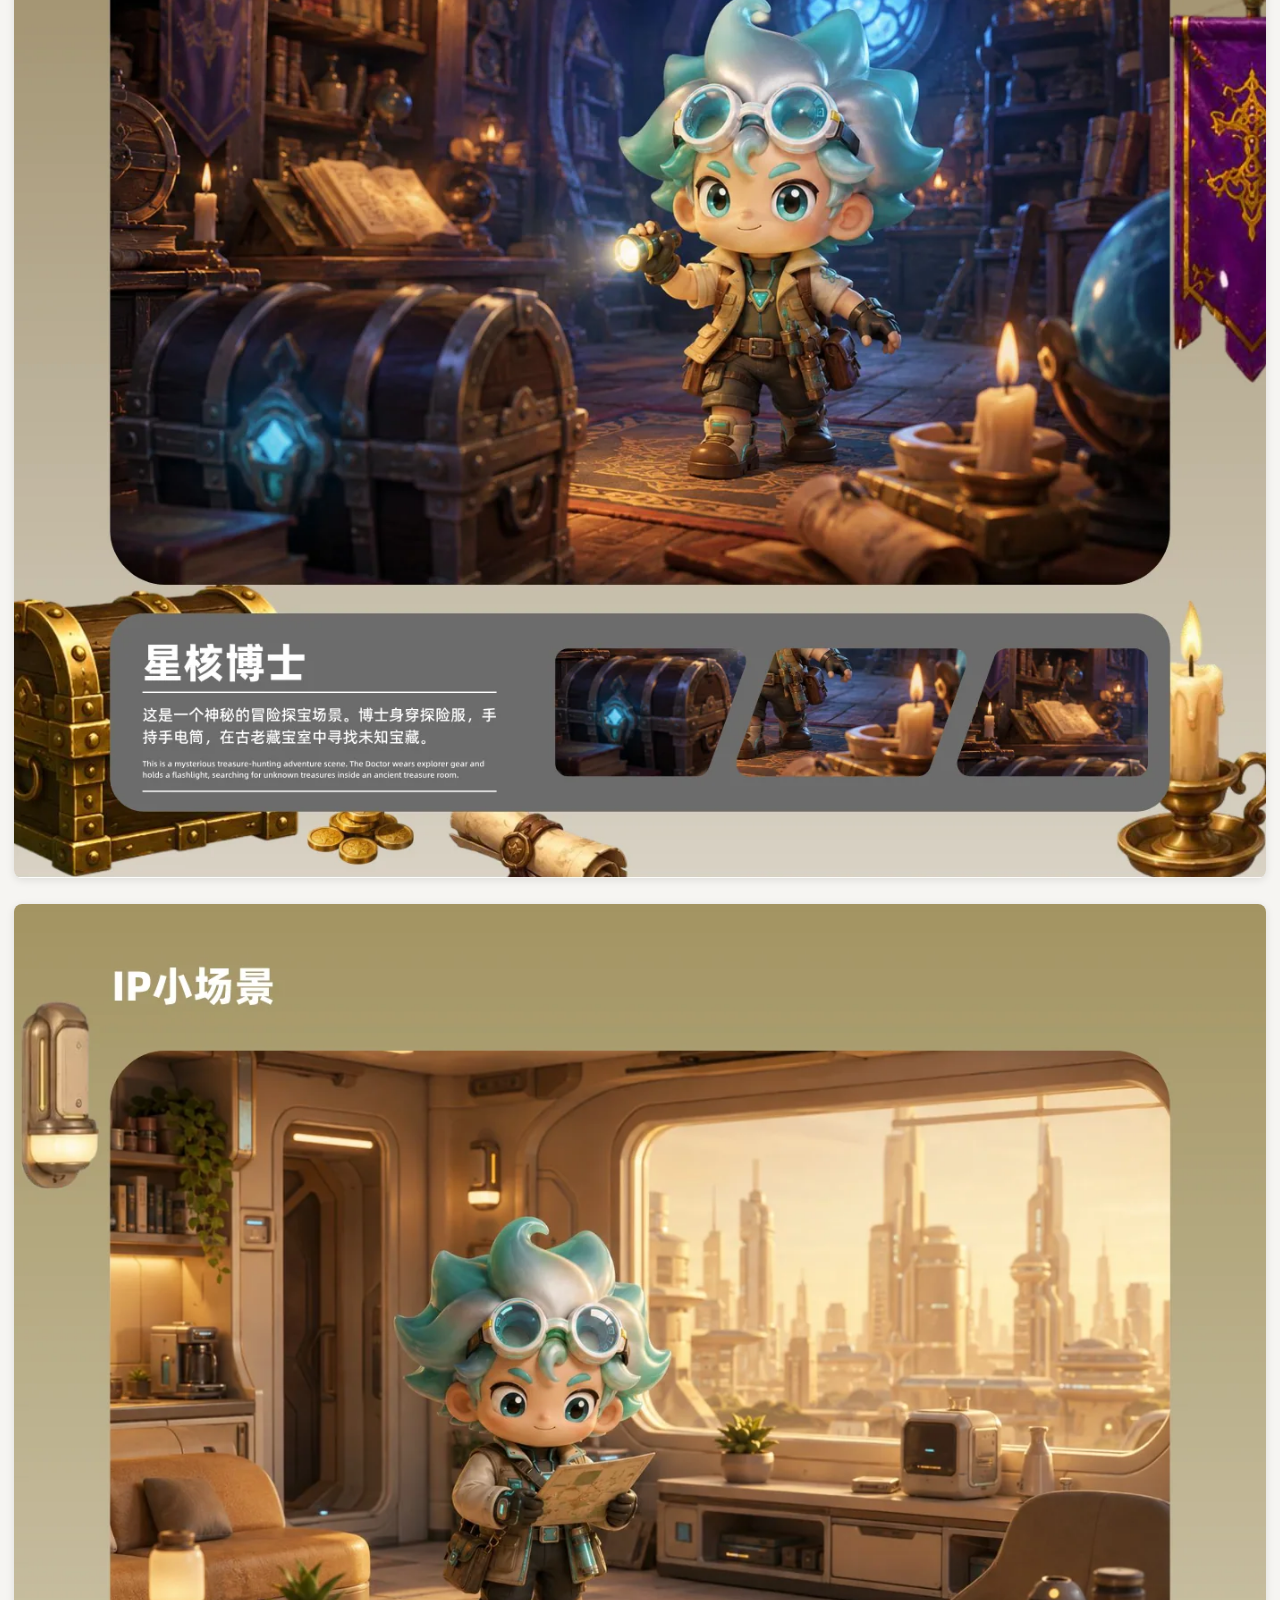
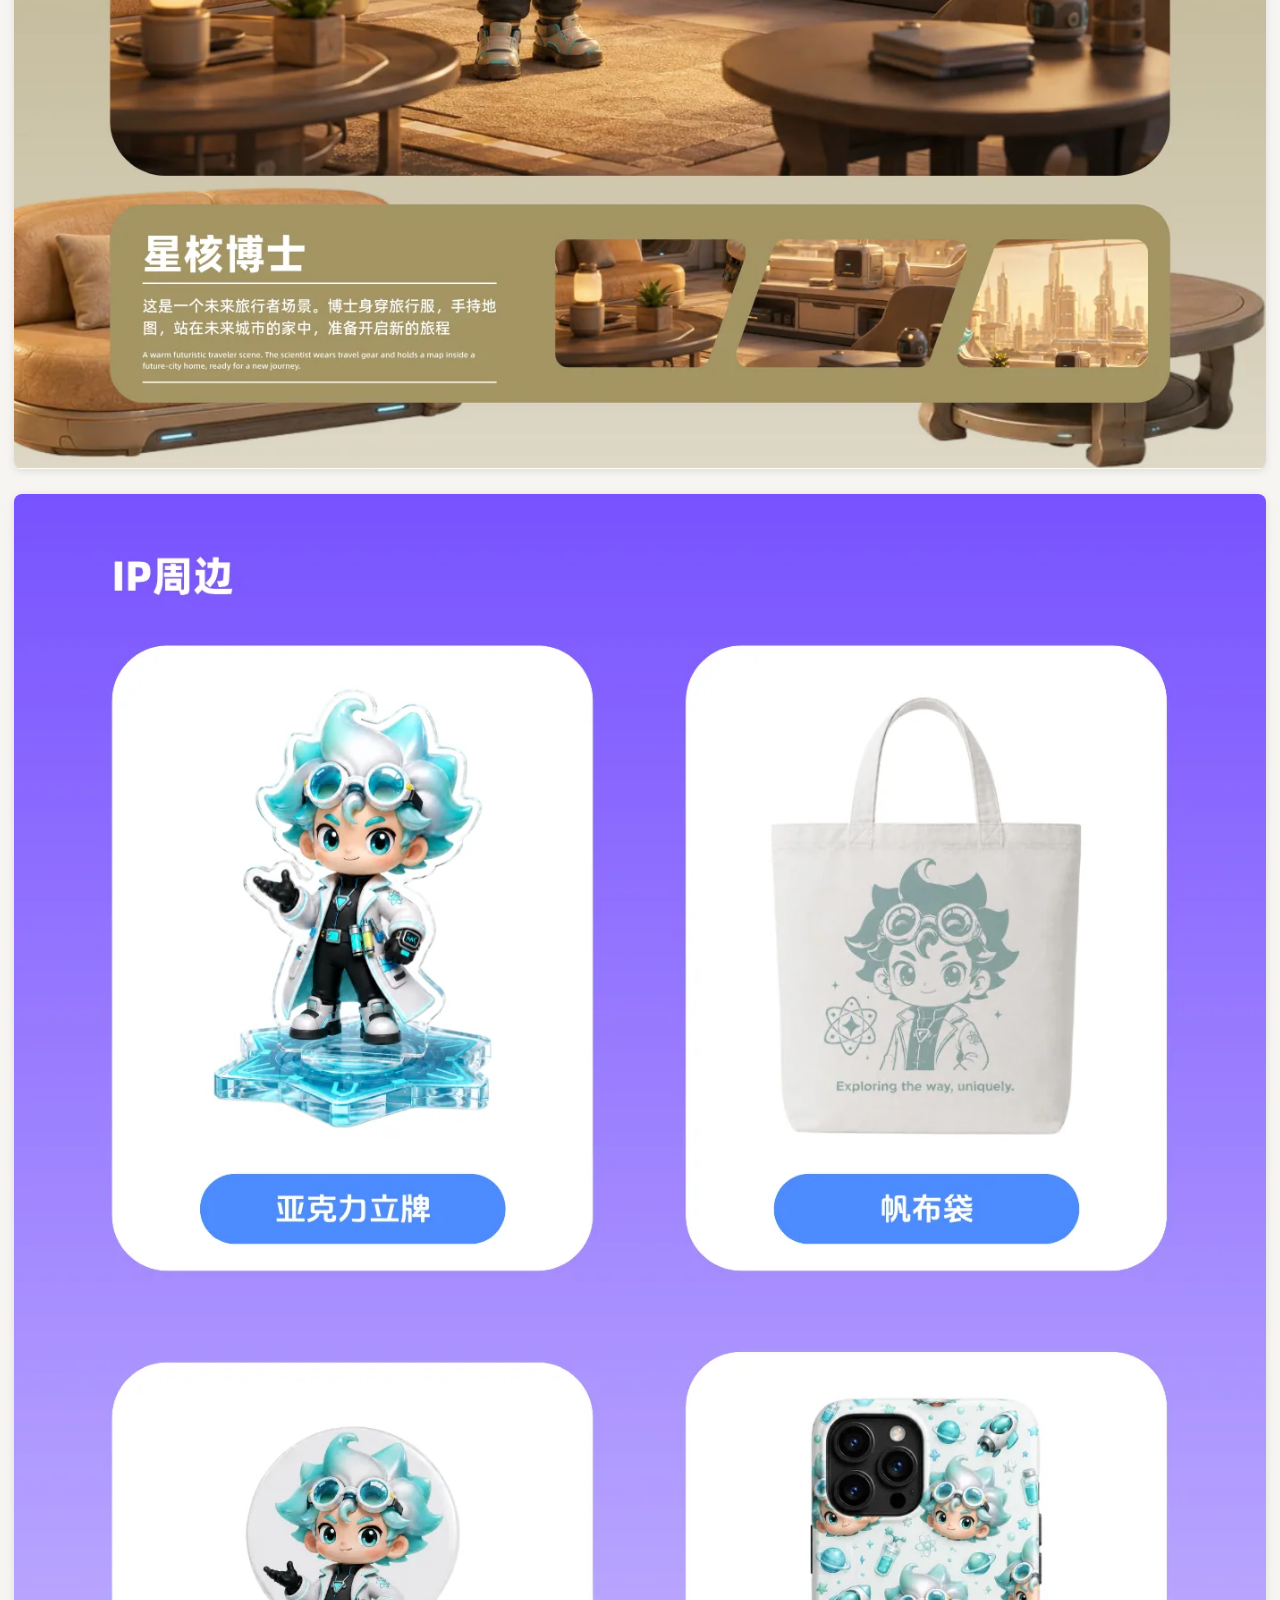
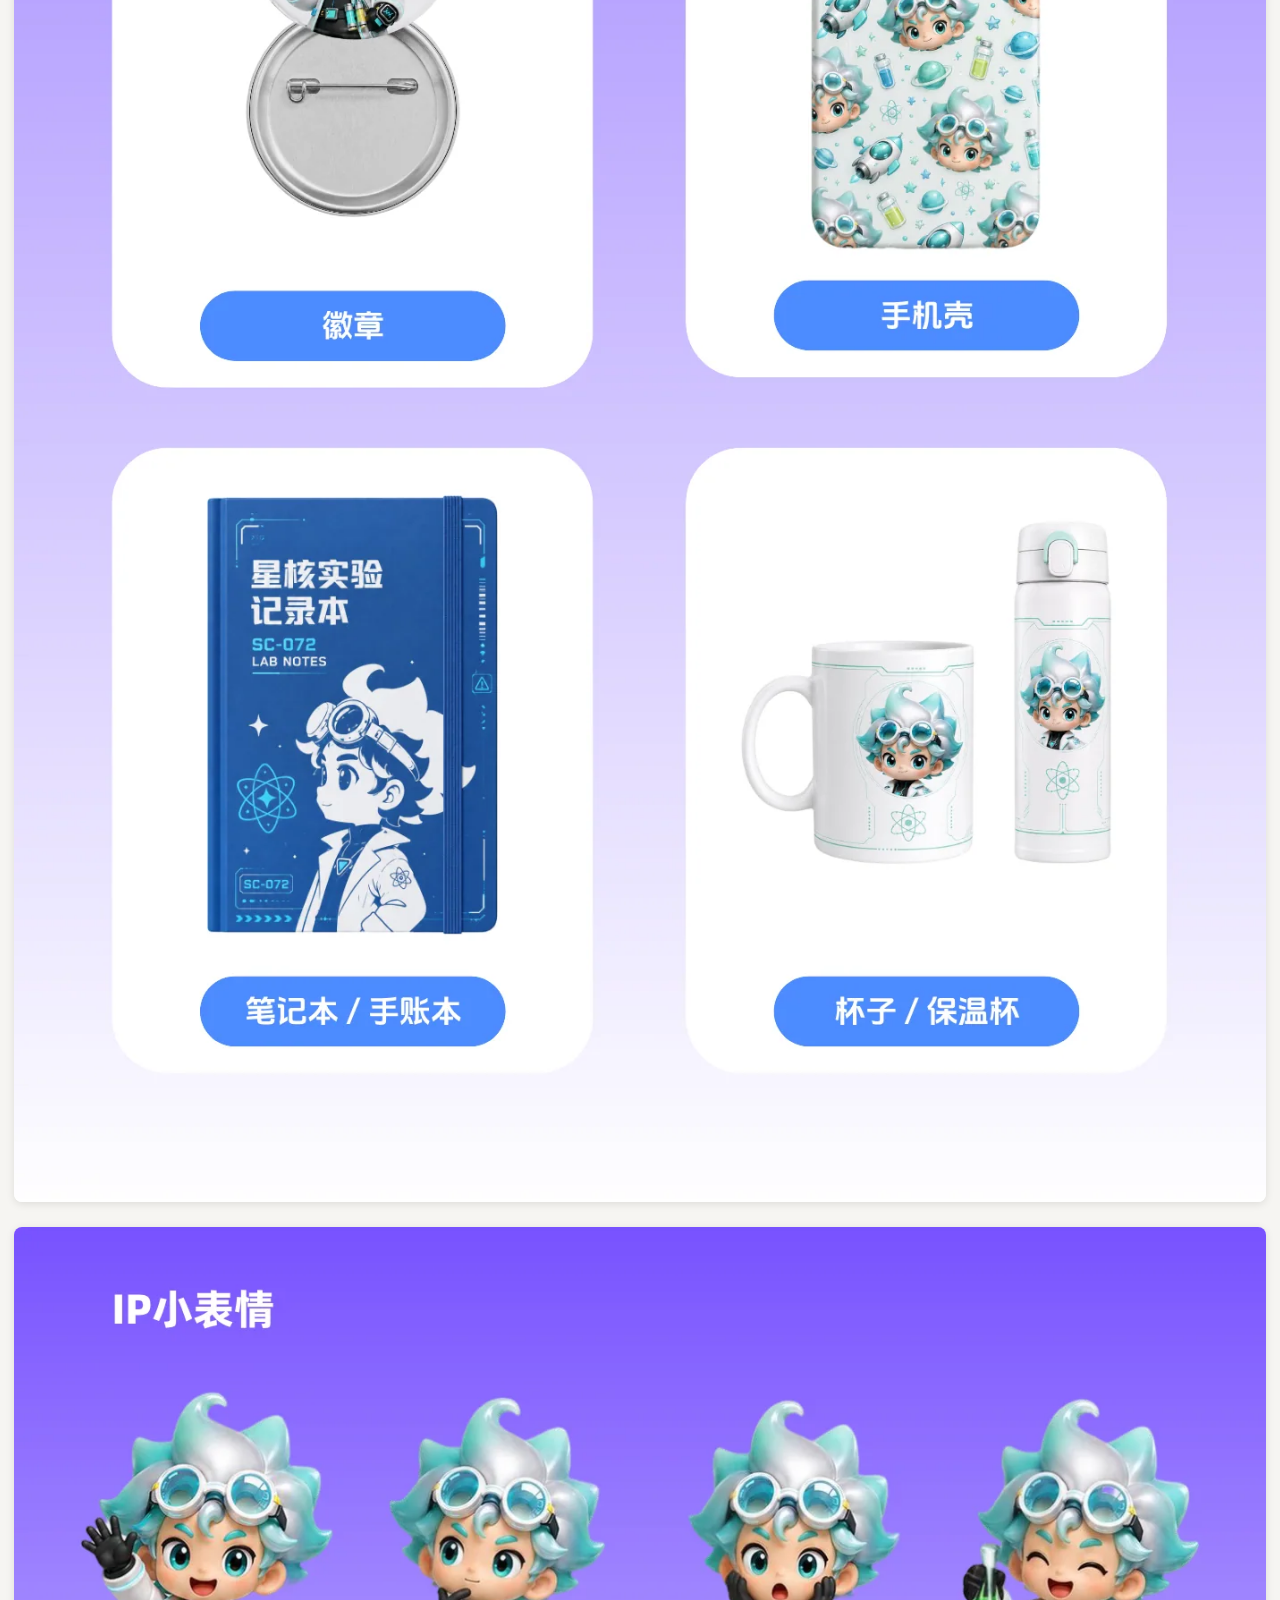
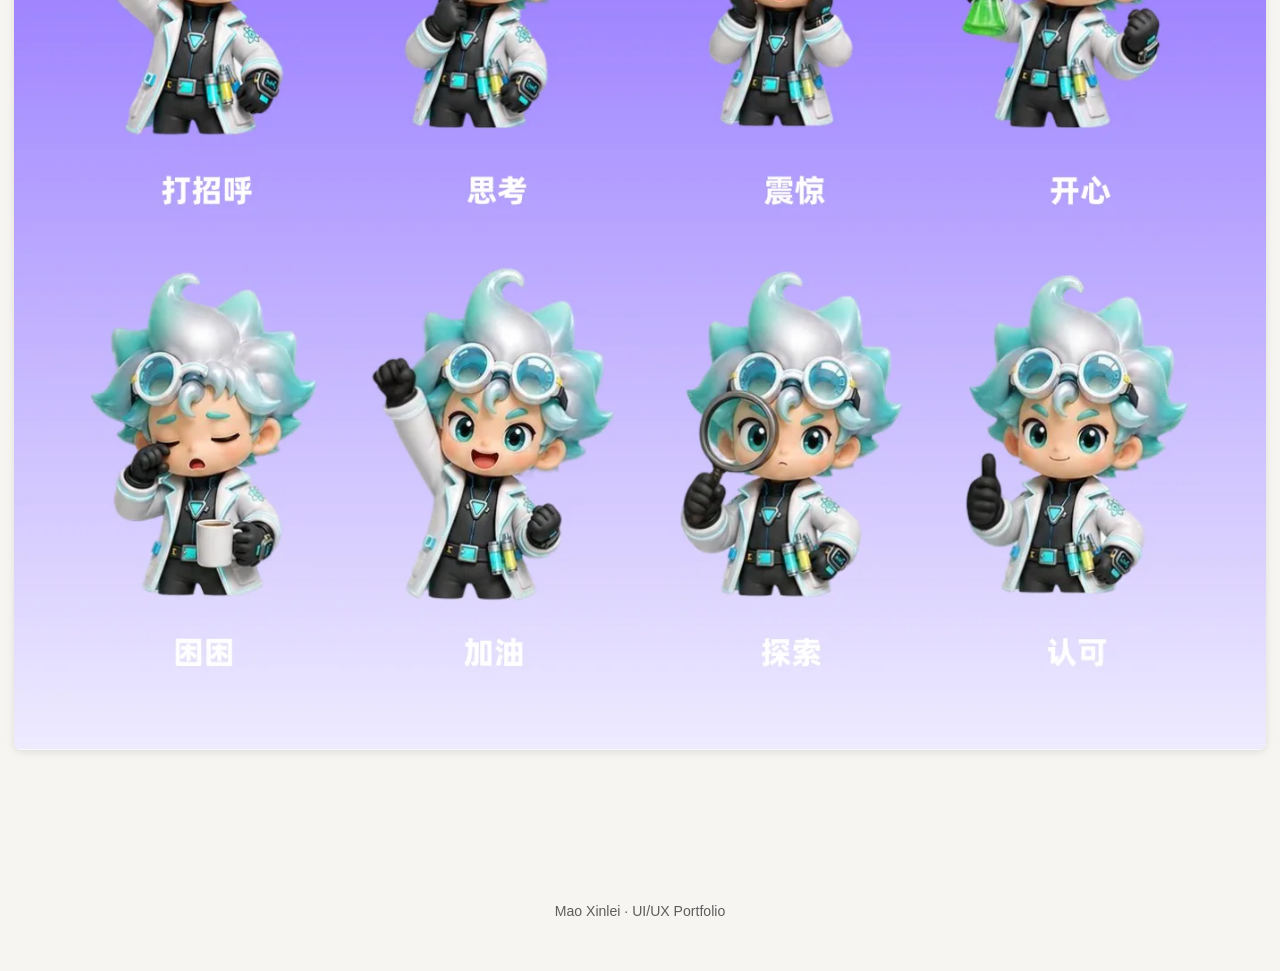
<file: cases/ip-character/index.html>
<!doctype html>
<html lang="zh-CN">
  <head>
    <meta charset="UTF-8" />
    <meta name="viewport" content="width=device-width, initial-scale=1.0" />
    <meta name="description" content="星核博士 IP 形象与品牌延展设计案例。" />
    <script src="../../assets/theme-init.js"></script>
    <link rel="icon" href="../../assets/favicon/favicon.svg" type="image/svg+xml" />
    <link rel="stylesheet" href="../../assets/case-viewer.css" />
    <title>星核博士 IP 形象 | 毛鑫磊作品集</title>
  </head>
  <body>
    <div class="case-progress" aria-hidden="true"></div>
    <nav class="case-nav" aria-label="案例导航">
      <a class="case-back" href="../../#work" data-case-back>← 返回作品</a>
      <span class="case-page-count"><span data-current-page>01</span> / 09</span>
    </nav>
    <header class="case-hero">
      <div>
        <p class="case-kicker">品牌视觉 · IP 角色 · AIGC</p>
        <h1 class="case-title">星核博士 IP 形象</h1>
        <p class="case-summary">围绕“探索、好奇与未来感”建立角色设定，并延展到表情、动作、场景和品牌应用。</p>
      </div>
      <div class="case-actions">
        <a class="case-button primary" href="#case-pages">开始浏览 ↓</a>
        <a class="case-button" href="../../assets/project-pdfs/ip-character-design.pdf" download>下载 PDF</a>
      </div>
    </header>
    <main class="case-pages" id="case-pages" aria-label="星核博士 IP 形象案例页面">
      <figure class="case-page" data-case-page="01"><img src="../../assets/case-previews/ip-character/page-01.webp" width="1400" height="1793" fetchpriority="high" alt="星核博士角色设定与项目封面" /></figure>
      <figure class="case-page" data-case-page="02"><img src="../../assets/case-previews/ip-character/page-02.webp" width="1400" height="1827" loading="lazy" decoding="async" alt="星核博士 IP 形象项目页面 2" /></figure>
      <figure class="case-page" data-case-page="03"><img src="../../assets/case-previews/ip-character/page-03.webp" width="1400" height="1611" loading="lazy" decoding="async" alt="星核博士 IP 形象项目页面 3" /></figure>
      <figure class="case-page" data-case-page="04"><img src="../../assets/case-previews/ip-character/page-04.webp" width="1400" height="1303" loading="lazy" decoding="async" alt="星核博士 IP 形象项目页面 4" /></figure>
      <figure class="case-page" data-case-page="05"><img src="../../assets/case-previews/ip-character/page-05.webp" width="1400" height="1303" loading="lazy" decoding="async" alt="星核博士 IP 形象项目页面 5" /></figure>
      <figure class="case-page" data-case-page="06"><img src="../../assets/case-previews/ip-character/page-06.webp" width="1400" height="1303" loading="lazy" decoding="async" alt="星核博士 IP 形象项目页面 6" /></figure>
      <figure class="case-page" data-case-page="07"><img src="../../assets/case-previews/ip-character/page-07.webp" width="1400" height="1303" loading="lazy" decoding="async" alt="星核博士 IP 形象项目页面 7" /></figure>
      <figure class="case-page" data-case-page="08"><img src="../../assets/case-previews/ip-character/page-08.webp" width="1400" height="2580" loading="lazy" decoding="async" alt="星核博士 IP 形象项目页面 8" /></figure>
      <figure class="case-page" data-case-page="09"><img src="../../assets/case-previews/ip-character/page-09.webp" width="1400" height="1255" loading="lazy" decoding="async" alt="星核博士 IP 形象品牌延展应用" /></figure>
    </main>
    <footer class="case-footer">Mao Xinlei · UI/UX Portfolio</footer>
    <script src="../../assets/case-viewer.js" defer></script>
  </body>
</html>
</file>
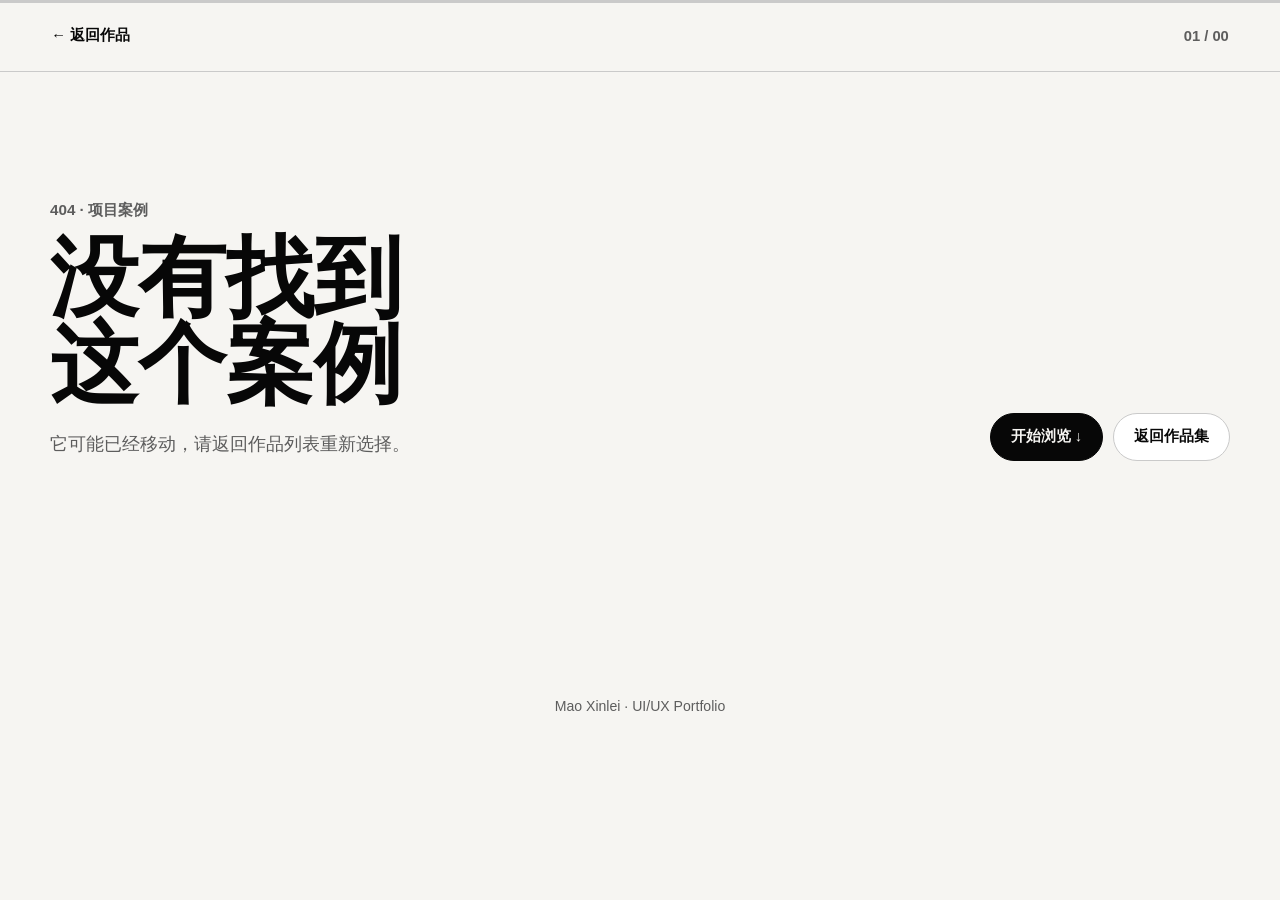
<file: cases/project/index.html>
<!doctype html>
<html lang="zh-CN">
  <head>
    <meta charset="UTF-8" />
    <meta name="viewport" content="width=device-width, initial-scale=1.0" />
    <meta name="description" content="毛鑫磊 UI/UX 项目案例。" data-case-description />
    <script src="../../assets/theme-init.js"></script>
    <link rel="icon" href="../../assets/favicon/favicon.svg" type="image/svg+xml" />
    <link rel="stylesheet" href="../../assets/case-viewer.css" />
    <title>项目案例 | 毛鑫磊作品集</title>
  </head>
  <body>
    <div class="case-progress" aria-hidden="true"></div>
    <nav class="case-nav" aria-label="案例导航">
      <a class="case-back" href="../../#work" data-case-back>← 返回作品</a>
      <span class="case-page-count"><span data-current-page>01</span> / <span data-total-pages>00</span></span>
    </nav>
    <header class="case-hero">
      <div>
        <p class="case-kicker" data-case-kicker>UI/UX 项目案例</p>
        <h1 class="case-title" data-case-title>正在准备案例</h1>
        <p class="case-summary" data-case-summary>页面即将呈现。</p>
      </div>
      <div class="case-actions">
        <a class="case-button primary" href="#case-pages">开始浏览 ↓</a>
        <a class="case-button" href="../../#work" download data-case-download>下载 PDF</a>
      </div>
    </header>
    <main class="case-pages" id="case-pages" aria-label="项目案例页面" data-case-pages></main>
    <footer class="case-footer">Mao Xinlei · UI/UX Portfolio</footer>
    <script src="../../assets/project-case.js" defer></script>
    <script src="../../assets/case-viewer.js" defer></script>
  </body>
</html>
</file>
<file: assets/index-CveeyjBB.css>
@font-face{font-family:PortfolioDIN;src:url(./D-DIN-Bold-Bzmc2g8M.otf)format("opentype");font-weight:700;font-display:swap}:root{--bg:oklch(100% 0 0);--ink:oklch(10.5% 0 0);--muted:oklch(48% 0 0);--soft:oklch(95% 0 0);--line:oklch(88% 0 0);--dot:oklch(78% 0 0/.34);--ambient:oklch(96% .012 110/.42);--paper:oklch(92.5% .074 96);--paper-deep:oklch(80% .09 88);--primary:oklch(52% .092 112);--accent:oklch(18% .012 250);--nav-bg:oklch(100% 0 0/.58);--control-bg:oklch(100% 0 0/.72);--button-bg:linear-gradient(180deg, oklch(22% 0 0), oklch(6% 0 0));--button-ink:var(--bg);--button-border:oklch(0% 0 0/.12);--contact-bg:var(--ink);--contact-ink:var(--bg);--contact-muted:oklch(100% 0 0/.7);--project-card-ink:oklch(98% 0 0);--project-card-muted:oklch(100% 0 0/.76);--project-card-accent:oklch(90% .08 96);--shadow:0 26px 70px oklch(0% 0 0/.13);--radius-xl:36px;--radius-lg:26px;--radius-md:18px;--ease:cubic-bezier(.16, 1, .3, 1);--sans:"Alibaba PuHuiTi", "AlibabaPuHui", "HarmonyOS Sans SC", "PingFang SC", "Microsoft YaHei", sans-serif;--serif:Georgia, "Times New Roman", serif;--num:"PortfolioDIN", "AlibabaPuHui", sans-serif}:root[data-theme=dark]{--bg:oklch(13% .012 250);--ink:oklch(96% 0 0);--muted:oklch(72% .006 250);--soft:oklch(20% .012 250);--line:oklch(34% .012 250);--dot:oklch(56% .014 250/.32);--ambient:oklch(24% .034 112/.34);--paper:oklch(79% .08 94);--paper-deep:oklch(63% .075 92);--primary:oklch(78% .1 112);--accent:oklch(72% .03 252);--nav-bg:oklch(19% .012 250/.68);--control-bg:oklch(18% .012 250/.76);--button-bg:linear-gradient(180deg, oklch(96% 0 0), oklch(82% 0 0));--button-ink:oklch(10% 0 0);--button-border:oklch(100% 0 0/.14);--contact-bg:oklch(19% .012 250);--contact-ink:var(--ink);--contact-muted:oklch(78% .006 250);--shadow:0 26px 70px oklch(0% 0 0/.36)}*{box-sizing:border-box}html{scroll-behavior:smooth;background:var(--bg)}body{min-height:100%;color:var(--ink);font-family:var(--sans);font-synthesis:none;text-rendering:optimizelegibility;background:radial-gradient(circle at 50% 0%, var(--ambient), transparent 28rem), radial-gradient(var(--dot) 1.1px, transparent 1.1px) 0 0 / 18px 18px, var(--bg);transition:background-color .32s var(--ease), color .32s var(--ease);margin:0;overflow-x:hidden}body::selection{background:var(--ink);color:var(--bg)}a{color:inherit;text-decoration:none}a:focus-visible,button:focus-visible,[role=link]:focus-visible{outline:2px solid var(--primary);outline-offset:5px}img{max-width:100%;display:block}button{font:inherit}.site-header{z-index:40;pointer-events:none;justify-content:space-between;align-items:center;padding:clamp(22px,3vw,36px) clamp(22px,5vw,64px);display:flex;position:fixed;top:0;left:0;right:0}.header-left,.brand,.theme-toggle,.nav,.resume-link,.mobile-menu-toggle,.mobile-menu{pointer-events:auto}.header-left{align-items:center;gap:14px;display:inline-flex}.brand{letter-spacing:-.04em;font-size:clamp(1.15rem,1.7vw,1.55rem);font-weight:800}.brand span{color:var(--primary)}.theme-toggle{border:1px solid var(--line);background:var(--control-bg);width:48px;height:48px;color:var(--ink);cursor:pointer;-webkit-backdrop-filter:blur(12px);backdrop-filter:blur(12px);transition:transform .24s var(--ease), box-shadow .24s var(--ease), background-color .32s var(--ease), border-color .32s var(--ease), color .32s var(--ease);border-radius:999px;place-items:center;display:grid;position:relative;box-shadow:inset 0 0 0 1px oklch(100% 0 0/.18)}.theme-toggle:hover{transform:translateY(-1px);box-shadow:inset 0 0 0 1px oklch(100% 0 0/.22),0 8px 18px oklch(0% 0 0/.08)}.theme-toggle:active{transform:translateY(0)scale(.98)}.theme-icon{transform-origin:50%;width:18px;height:18px;transition:opacity .26s var(--ease), transform .36s var(--ease);position:absolute;top:50%;left:50%;transform:translate(-50%,-50%)}.theme-sun{border:2px solid;border-radius:50%;box-shadow:0 -8px 0 -6px,0 8px 0 -6px,8px 0 0 -6px,-8px 0 0 -6px,6px 6px 0 -6px,-6px -6px 0 -6px,6px -6px 0 -6px,-6px 6px 0 -6px}.theme-moon{opacity:0;background:currentColor;border-radius:50%;width:20px;height:20px;transform:translate(calc(-50% - 1px),-50%)rotate(-18deg)scale(.72)}.theme-moon:after{content:"";background:var(--control-bg);width:16px;height:16px;box-shadow:0 0 0 1px var(--control-bg);border-radius:50%;position:absolute;top:1px;right:-1px}:root[data-theme=dark] .theme-moon:after{background:oklch(18% .012 250);box-shadow:0 0 0 1px oklch(18% .012 250)}:root[data-theme=dark] .theme-sun{opacity:0;transform:translate(-50%,-50%)rotate(24deg)scale(.72)}:root[data-theme=dark] .theme-moon{opacity:1;transform:translate(calc(-50% - 1px),-50%)rotate(0)scale(1)}.nav{background:var(--nav-bg);-webkit-backdrop-filter:blur(14px);backdrop-filter:blur(14px);font-family:var(--sans);transition:background-color .32s var(--ease);border-radius:999px;align-items:center;gap:clamp(18px,3vw,38px);padding:6px 6px 6px 22px;display:flex}.nav a:not(.resume-link){color:var(--ink);font-size:.96rem;font-weight:600;position:relative}.nav a:not(.resume-link):after{content:"";transform-origin:100%;height:1px;transition:transform .24s var(--ease);background:currentColor;position:absolute;bottom:-7px;left:0;right:0;transform:scaleX(0)}.nav a:not(.resume-link):hover:after,.nav a:not(.resume-link):focus-visible:after{transform-origin:0;transform:scaleX(1)}.resume-link,.button{border:1px solid var(--button-border);background:var(--button-bg);min-height:52px;color:var(--button-ink);font-weight:800;font-family:var(--sans);transition:transform .22s var(--ease), box-shadow .22s var(--ease);border-radius:999px;justify-content:center;align-items:center;padding:0 28px;display:inline-flex;box-shadow:0 8px 14px oklch(0% 0 0/.13)}.button.light{background:var(--control-bg);color:var(--ink)}.resume-link:hover,.button:hover{box-shadow:0 10px 20px oklch(0% 0 0/.16)}.portfolio-link{font-family:var(--sans);letter-spacing:0;font-size:.96rem;font-weight:800;line-height:1}.mobile-menu-toggle,.mobile-menu{display:none}.mobile-menu-toggle{border:1px solid var(--line);background:var(--control-bg);width:44px;height:44px;color:var(--ink);cursor:pointer;transition:transform .22s var(--ease), border-color .22s var(--ease), background-color .32s var(--ease);border-radius:999px;padding:0;position:relative}.mobile-menu-toggle:active{transform:scale(.96)}.mobile-menu-toggle span{transform-origin:50%;width:18px;height:1.5px;transition:top .3s var(--ease), opacity .18s var(--ease), transform .3s var(--ease);background:currentColor;border-radius:999px;position:absolute;left:50%;transform:translate(-50%)}.mobile-menu-toggle span:first-child{top:14px}.mobile-menu-toggle span:nth-child(2){top:21px}.mobile-menu-toggle span:nth-child(3){top:28px}.mobile-menu-toggle.is-open span:first-child{top:21px;transform:translate(-50%)rotate(45deg)}.mobile-menu-toggle.is-open span:nth-child(2){opacity:0;transform:translate(-50%)scaleX(.35)}.mobile-menu-toggle.is-open span:nth-child(3){top:21px;transform:translate(-50%)rotate(-45deg)}main{position:relative}section[id]{scroll-margin-top:96px}.hero{place-items:center;min-height:100svh;padding:116px 24px 64px;display:grid;position:relative}.hero-inner{text-align:center;width:min(1020px,100%)}.hero-kicker{color:var(--muted);margin:0 0 24px;font-size:1rem;font-weight:600}.hero-title{letter-spacing:-.04em;text-wrap:balance;max-width:980px;margin:0 auto;font-size:clamp(2.85rem,6.2vw,6rem);font-weight:800;line-height:1}.hero-title span{display:block}.hero-script{font-family:var(--serif);letter-spacing:-.035em;margin-top:10px;font-size:clamp(2rem,4.2vw,4.3rem);font-style:italic;font-weight:400;display:block}.desk-cards{perspective:1200px;width:min(780px,88vw);min-height:300px;transform-style:preserve-3d;margin:clamp(52px,7vw,72px) auto 0;position:relative}.paper-card{min-height:220px;box-shadow:var(--shadow);opacity:1;transform:translate3d(-50%, -50%, 0) translate3d(var(--card-x,0px), var(--card-y,0px), var(--card-z,0px)) rotate(var(--card-r,0deg)) scale(1);transform-origin:50%;transform-style:preserve-3d;transition:box-shadow .28s var(--ease);will-change:transform;border-radius:22px;position:absolute;top:50%;left:50%}.paper-card:hover{box-shadow:0 34px 90px oklch(0% 0 0/.18)}.note-card{z-index:1;background:linear-gradient(135deg, oklch(98% .05 98), var(--paper)), var(--paper);color:oklch(18% .012 84);--card-x:-250px;--card-y:0px;--card-r:-6deg;text-align:left;width:230px;padding:28px 26px}.note-card h2,.dictionary h2{letter-spacing:-.04em;margin:0 0 18px;font-size:1.08rem;font-weight:800;line-height:1.1}.note-card ol{color:oklch(34% .04 84);gap:9px;margin:0;padding-left:18px;font-size:.88rem;font-weight:600;line-height:1.35;display:grid}.blog-card{z-index:3;background:linear-gradient(145deg, oklch(24% .012 250), oklch(13% .01 250)), var(--accent);color:oklch(97% 0 0);--card-x:-76px;--card-y:22px;--card-z:42px;--card-r:7deg;text-align:left;width:260px;padding:28px}.blog-card .mark{aspect-ratio:1;width:44px;font-family:var(--serif);background:oklch(100% 0 0/.08);border-radius:11px;place-items:center;margin-bottom:48px;font-size:1.35rem;font-weight:700;display:grid}.blog-card p{color:oklch(94% 0 0);max-width:16ch;margin:0 0 22px;font-size:1rem;font-weight:800;line-height:1.24}.pill-read{min-height:44px;font-family:var(--serif);background:oklch(100% 0 0/.12);border-radius:999px;align-items:center;gap:10px;padding:0 18px;font-size:1.1rem;font-style:italic;display:inline-flex}.photo-card{z-index:2;background:var(--soft);--card-x:84px;--card-y:-14px;--card-z:18px;--card-r:-2.5deg;width:230px;overflow:hidden}.photo-card img{object-fit:cover;filter:none;width:100%;height:250px}.dictionary{z-index:1;border:1px solid var(--line);color:oklch(16% 0 0);--card-x:256px;--card-y:24px;--card-r:2.5deg;text-align:left;background:oklch(97% 0 0);width:250px;padding:28px 26px}.dictionary .phonetic{color:oklch(45% 0 0);border-bottom:1px solid oklch(20% 0 0);margin-bottom:14px;padding-bottom:12px;font-size:.85rem;display:block}.dictionary ol{color:oklch(28% 0 0);gap:7px;margin:0;padding-left:18px;font-size:.88rem;line-height:1.35;display:grid}.section{width:min(1180px,100% - 44px);margin:0 auto;padding:clamp(72px,8vw,110px) 0}.section-head{grid-template-columns:minmax(0,.8fr) minmax(260px,.5fr);align-items:end;gap:clamp(30px,6vw,88px);margin-bottom:clamp(30px,4.5vw,52px);display:grid}.eyebrow{color:var(--muted);margin:0 0 18px;font-size:.9rem;font-weight:800}.section-title{letter-spacing:-.04em;text-wrap:balance;margin:0;font-size:clamp(2.45rem,5.6vw,5.9rem);font-weight:800;line-height:.95}.section-copy{max-width:38rem;color:var(--muted);text-wrap:pretty;margin:0;font-size:clamp(1rem,1.3vw,1.2rem);font-weight:600;line-height:1.72}.check-grid{grid-template-columns:minmax(250px,.72fr) minmax(0,1.28fr);align-items:start;gap:clamp(38px,7vw,104px);display:grid}.check-note{min-height:clamp(330px,34vw,460px);transform:translate3d(var(--float-x,0px), var(--float-y,0px), 0) rotate(var(--float-r,0deg));will-change:transform;background:0 0;padding:clamp(14px,2vw,24px) 0 clamp(18px,3vw,34px) clamp(28px,4vw,48px);position:sticky;top:120px}.check-note:before{content:"";background:linear-gradient(180deg, var(--ink), var(--line) 70%, transparent);width:2px;position:absolute;top:8px;bottom:8px;left:0}.check-note:after{content:"";border:2px solid var(--primary);background:var(--bg);border-radius:50%;width:16px;height:16px;position:absolute;top:clamp(92px,12vw,150px);left:-7px}.note-label{color:var(--primary);font-family:var(--num);margin-bottom:clamp(40px,7vw,82px);font-size:.78rem;font-weight:800;display:block}.check-note h3{isolation:isolate;letter-spacing:-.04em;text-wrap:balance;width:min-content;margin:0 0 20px;font-size:clamp(3.1rem,5.3vw,5.7rem);line-height:.88;position:relative}.check-note h3:after{content:"";background:var(--paper);z-index:-1;height:.16em;position:absolute;bottom:.08em;left:2px;right:-16px;transform:rotate(-1.4deg)}.check-note p{max-width:28rem;color:var(--muted);margin:0;font-weight:600;line-height:1.7}.check-points{flex-wrap:wrap;gap:10px;max-width:31rem;margin:clamp(26px,4vw,44px) 0 0;padding:0;list-style:none;display:flex}.check-points li{border:1px solid var(--line);background:var(--control-bg);color:var(--ink);transition:transform .28s var(--ease), background-color .28s var(--ease);border-radius:999px;padding:9px 13px;font-size:.9rem;font-weight:800}.check-points li:nth-child(2){transform:rotate(-1.5deg)}.check-points li:nth-child(3){transform:rotate(1.2deg)}.check-note:hover .check-points li{background:var(--paper)}.method-list{border-top:2px solid var(--ink);gap:0;display:grid}.method-row{border-bottom:1px solid var(--line);transform:translate3d(var(--row-x,0px), 0, 0);transition:background-color .24s var(--ease), transform .36s var(--ease);grid-template-columns:70px minmax(0,1fr);gap:clamp(18px,2.6vw,34px);padding:clamp(24px,3vw,36px) clamp(4px,1vw,14px);display:grid;position:relative}.method-row:before{content:"";background:var(--primary);opacity:0;width:8px;height:8px;transition:opacity .22s var(--ease), transform .22s var(--ease);border-radius:50%;position:absolute;top:clamp(30px,3.2vw,42px);left:-22px;transform:scale(.5)}.method-row:hover{--row-x:8px;background:linear-gradient(90deg,oklch(96.5% .012 96/.72),#0000 78%)}:root[data-theme=dark] .method-row:hover{background:linear-gradient(90deg,oklch(24% .015 250/.82),#0000 78%)}.method-row:hover:before{opacity:1;transform:scale(1)}.method-row .num{color:var(--primary);font-family:var(--num);transition:transform .36s var(--ease);font-size:clamp(1.35rem,2vw,1.85rem);display:inline-block}.method-row:hover .num{transform:translate(3px)}.method-row h3{letter-spacing:-.03em;margin:0 0 9px;font-size:clamp(1.45rem,2.25vw,2.3rem)}.method-row p{max-width:52rem;color:var(--muted);margin:0;font-weight:600;line-height:1.7}#work .section-head{grid-template-columns:minmax(0,.88fr) minmax(320px,.52fr);margin-bottom:clamp(24px,3vw,38px)}#work .section-title{letter-spacing:-.038em;max-width:18ch;font-size:clamp(2.65rem,4.3vw,4.75rem);line-height:.98}.project-title-line{white-space:nowrap;display:block}.work-grid{grid-template-columns:repeat(12,1fr);gap:clamp(18px,2.4vw,30px);display:grid}.work-card{border:1px solid var(--line);border-radius:var(--radius-xl);background:var(--soft);grid-column:span 6;min-height:clamp(430px,46vw,640px);position:relative;overflow:hidden;transform:translateZ(0);box-shadow:0 14px 48px oklch(0% 0 0/.08)}.work-card:nth-child(3n+1){grid-column:span 7}.work-card:nth-child(3n+2){grid-column:span 5}.work-card:after{content:"";opacity:.82;pointer-events:none;background:linear-gradient(#0000 28%,oklch(0% 0 0/.72));position:absolute;inset:0}.work-card img{width:100%;height:100%;min-height:inherit;object-fit:cover;transition:transform .8s var(--ease), filter .8s var(--ease)}.work-card:hover img{filter:saturate(1.08)contrast(1.05);transform:scale(1.055)}.work-meta{z-index:2;color:var(--bg);position:absolute;bottom:clamp(20px,3vw,36px);left:clamp(20px,3vw,36px);right:clamp(20px,3vw,36px)}.work-no{font-family:var(--num);color:oklch(88% .08 96);font-size:1rem}.work-meta h3{letter-spacing:-.04em;max-width:13ch;margin:9px 0 12px;font-size:clamp(2rem,3.5vw,4.2rem);line-height:1}.work-meta p{color:oklch(92% 0 0/.82);max-width:40rem;margin:0 0 20px;font-weight:600;line-height:1.65}.tags{flex-wrap:wrap;gap:8px;display:flex}.tag{-webkit-backdrop-filter:blur(12px);backdrop-filter:blur(12px);background:oklch(100% 0 0/.09);border:1px solid oklch(100% 0 0/.2);border-radius:999px;align-items:center;min-height:30px;padding:0 11px;font-size:.78rem;font-weight:700;display:inline-flex}.project-link{z-index:3;position:absolute;inset:0}.project-console{border-top:2px solid var(--ink);border-bottom:1px solid var(--line);grid-template-columns:minmax(0,1fr) auto;align-items:center;gap:16px 28px;width:min(1200px,100%);margin:0 auto;padding:16px 0 15px;display:grid}.project-filters{flex-wrap:wrap;gap:8px;display:flex}.project-filter{border:1px solid var(--line);background:var(--control-bg);min-height:44px;color:var(--ink);font:inherit;cursor:pointer;transition:background-color .26s var(--ease), color .26s var(--ease), border-color .26s var(--ease), transform .26s var(--ease);border-radius:999px;padding:0 16px;font-weight:800}.project-filter:hover{border-color:oklch(70% .04 100);transform:translateY(-1px)}.project-filter.is-active,.project-filter[aria-pressed=true]{background:var(--ink);border-color:var(--ink);color:var(--bg)}.project-status{color:var(--muted);justify-items:end;gap:4px;font-size:.92rem;font-weight:700;line-height:1.35;display:grid}.project-page{color:var(--ink);font-family:var(--num);font-size:.86rem}.project-stage{grid-template-columns:44px minmax(0,1180px) 44px;justify-content:center;align-items:center;gap:10px;width:min(1280px,100vw - 44px);margin:clamp(16px,2.6vw,30px) 0 0 50%;display:grid;transform:translate(-50%)}.project-nav{border:1px solid var(--line);background:var(--control-bg);width:44px;min-height:clamp(124px,18vw,210px);color:var(--ink);font-family:var(--num);cursor:pointer;transition:transform .28s var(--ease), background-color .28s var(--ease), color .28s var(--ease), opacity .28s var(--ease);border-radius:12px;font-size:1.55rem;font-weight:800}.project-nav:hover:not(:disabled){background:var(--ink);color:var(--bg);transform:translateY(-2px)}.project-nav:disabled{cursor:not-allowed;opacity:.34}.work-grid.chroma-grid{--x:50%;--y:50%;--r:260px;background:0 0;border:0;border-radius:0;grid-template-columns:repeat(3,minmax(0,1fr));gap:clamp(12px,1.4vw,18px);width:100%;margin:0;padding:0;display:grid;position:relative;overflow:visible}.work-grid.chroma-grid.is-switching{pointer-events:none}.chroma-card{aspect-ratio:16/9;background:var(--card-gradient);min-height:0;color:var(--project-card-ink);cursor:pointer;isolation:isolate;transition:border-color .3s var(--ease), transform .3s var(--ease), opacity .26s var(--ease);--mouse-x:50%;--mouse-y:50%;--spotlight-color:oklch(100% 0 0/.24);border:1px solid oklch(0% 0 0/.16);border-radius:14px;display:block;position:relative;overflow:hidden;transform:translateZ(0)}.chroma-card[hidden]{display:none}.chroma-card.is-entering{animation:projectCardIn .42s var(--ease) both;animation-delay:calc(var(--slot,0) * 36ms)}.work-grid.chroma-grid.is-switching .chroma-card:not([hidden]){opacity:.38;transform:translateY(8px)scale(.99)}.chroma-card:hover{border-color:var(--card-border);transform:translateY(-4px)}.chroma-card:focus-visible{border-color:var(--card-border);outline:2px solid var(--primary);outline-offset:4px;transform:translateY(-3px)}.chroma-card:before{content:"";z-index:2;pointer-events:none;opacity:0;background:radial-gradient(circle at var(--mouse-x) var(--mouse-y), var(--spotlight-color), transparent 68%);transition:opacity .42s var(--ease);position:absolute;inset:0}.chroma-card:hover:before{opacity:1}.chroma-card:after{content:"";z-index:1;pointer-events:none;background:linear-gradient(#0000 0%,oklch(4% 0 0/.24) 38%,oklch(2.5% 0 0/.86));height:66%;position:absolute;bottom:0;left:0;right:0}.chroma-img-wrapper{z-index:1;padding:8px;position:absolute;inset:0}.chroma-img-wrapper img{object-fit:cover;filter:saturate(1.04)contrast(1.02);width:100%;height:100%;min-height:0;transition:transform .52s var(--ease);border-radius:10px;display:block}.chroma-card:hover .chroma-img-wrapper img{transform:scale(1.045)}.chroma-badge{z-index:2;background:var(--project-card-ink);color:oklch(12% 0 0);border-radius:999px;align-items:center;min-height:28px;padding:0 10px;font-size:.76rem;font-weight:800;display:inline-flex;position:absolute;top:16px;left:16px}.chroma-info{z-index:2;color:var(--project-card-ink);font-family:var(--sans);text-shadow:0 1px 2px oklch(0% 0 0/.5);grid-template-columns:1fr auto;gap:4px 12px;padding:0;display:grid;position:absolute;bottom:clamp(12px,1.4vw,18px);left:clamp(14px,1.5vw,20px);right:clamp(14px,1.5vw,20px)}.chroma-info .name{letter-spacing:-.04em;margin:0;font-size:clamp(1.05rem,1.55vw,1.7rem);line-height:1.02}.chroma-info .handle{color:var(--project-card-muted);font-family:var(--num);white-space:nowrap;align-self:start;font-size:.82rem}.chroma-info .role{max-width:46ch;color:var(--project-card-muted);grid-column:1/-1;margin:3px 0 0;font-size:clamp(.74rem,.95vw,.86rem);font-weight:600;line-height:1.45}.chroma-info .location{color:var(--project-card-accent);grid-column:1/-1;margin-top:4px;font-size:.76rem;font-weight:800}.about-grid{grid-template-columns:minmax(360px,.76fr) minmax(0,1.24fr);align-items:start;gap:clamp(48px,7vw,96px);display:grid}.portrait{width:min(360px,100%);transform:translate3d(var(--float-x,0px), var(--float-y,0px), 0) rotate(var(--float-r,0deg));will-change:transform;isolation:isolate;background:0 0;justify-self:center;margin:0;position:sticky;top:118px;overflow:visible}.portrait-stack{aspect-ratio:4/5;border-radius:13px;width:100%;margin:0;position:relative;overflow:visible}.portrait-card{border:1px solid var(--line);background:var(--bg);will-change:transform;width:100%;height:100%;transition:transform .62s cubic-bezier(.16, 1, .3, 1), border-color .42s var(--ease), box-shadow .42s var(--ease);border-radius:13px;position:relative;overflow:hidden;box-shadow:0 6px 9px oklch(0% 0 0/.08)}.portrait-photo{transform:rotate(-.35deg)}.portrait:hover .portrait-photo{border-color:oklch(66% 0 0);transform:translateY(-4px)rotate(-.08deg);box-shadow:0 9px 12px oklch(0% 0 0/.1)}:root[data-theme=dark] .portrait-photo{border-color:oklch(100% 0 0/.16);box-shadow:0 8px 10px oklch(0% 0 0/.3)}:root[data-theme=dark] .portrait:hover .portrait-photo{border-color:oklch(100% 0 0/.34)}.portrait-caption{z-index:4;color:oklch(98% 0 0);font-family:var(--num);letter-spacing:0;pointer-events:none;flex-wrap:wrap;justify-content:space-between;gap:8px;font-size:.66rem;font-weight:800;transition:transform .62s cubic-bezier(.16,1,.3,1);display:flex;position:absolute;bottom:13px;left:14px;right:14px}.portrait:hover .portrait-caption{transform:translateY(-4px)}.portrait-caption span{-webkit-backdrop-filter:blur(8px);backdrop-filter:blur(8px);background:oklch(7% 0 0/.78);border-radius:999px;align-items:center;min-height:24px;padding:0 8px;display:inline-flex}.portrait img{object-fit:cover;filter:none;width:100%;height:100%;transition:transform .9s var(--ease);display:block}.portrait:hover .portrait-photo img{transform:scale(1.012)}.bio-panel{gap:clamp(18px,2.6vw,30px);display:grid}.bio-panel h2{letter-spacing:-.04em;text-wrap:balance;max-width:11ch;margin:0;font-size:clamp(2.55rem,4.9vw,5.2rem);line-height:.98}.bio-panel p{max-width:52rem;color:var(--muted);margin:0;font-size:clamp(1rem,1.25vw,1.12rem);font-weight:600;line-height:1.75}.facts{border-top:2px solid var(--ink);grid-template-columns:1fr;gap:0;margin-top:6px;display:grid}.fact{border-bottom:1px solid var(--line);min-height:auto;transition:background-color .26s var(--ease), transform .36s var(--ease);background:0 0;grid-template-columns:minmax(150px,.36fr) minmax(0,1fr);gap:clamp(18px,4vw,50px);padding:clamp(18px,2.2vw,28px) 0;display:grid}.fact:hover{background:linear-gradient(90deg,oklch(96.5% .012 96/.72),#0000 72%);transform:translate(4px)}:root[data-theme=dark] .fact:hover{background:linear-gradient(90deg,oklch(24% .015 250/.82),#0000 72%)}.fact strong{letter-spacing:-.02em;margin-bottom:0;font-size:1.05rem;display:block}.fact span{color:var(--muted);font-size:.92rem;font-weight:600;line-height:1.55}.skill-ledger{border-top:2px solid var(--ink);border-bottom:1px solid var(--line);grid-template-columns:repeat(4,minmax(0,1fr));gap:0;margin:clamp(18px,3vw,34px) 0 22px;display:grid}.skill-ledger-item{border-right:1px solid var(--line);min-height:178px;transition:transform .42s var(--ease), background-color .42s var(--ease), border-color .42s var(--ease);padding:clamp(18px,2vw,26px) clamp(16px,2vw,24px);position:relative;overflow:hidden}.skill-ledger-item:last-child{border-right:0}.skill-ledger-item:before{content:attr(data-index);color:var(--primary);font-family:var(--num);opacity:.13;transition:opacity .42s var(--ease), transform .42s var(--ease);font-size:clamp(2.2rem,3.5vw,4.8rem);line-height:1;position:absolute;top:16px;right:18px}.skill-ledger-item:hover{background:oklch(96.5% .012 96/.62);transform:translateY(-2px)}:root[data-theme=dark] .skill-ledger-item:hover{background:oklch(22% .016 250/.78)}.skill-ledger-item:hover:before{opacity:.26;transform:translateY(-5px)rotate(-2deg)}.skill-ledger-item span{color:var(--muted);letter-spacing:.02em;text-transform:uppercase;margin-bottom:42px;font-size:.76rem;font-weight:800;display:inline-block}.skill-ledger-item h3{z-index:1;letter-spacing:-.03em;margin:0 0 12px;font-size:clamp(1.35rem,1.8vw,2rem);line-height:1.08;position:relative}.skill-ledger-item p{z-index:1;color:var(--muted);margin:0;font-size:.94rem;font-weight:600;line-height:1.62;position:relative}.marquee{border-block:1px solid var(--line);padding:20px 0;display:flex;overflow:hidden;-webkit-mask-image:linear-gradient(90deg,#0000,#000 8% 92%,#0000);mask-image:linear-gradient(90deg,#0000,#000 8% 92%,#0000)}.marquee-track{gap:12px;min-width:max-content;animation:24s linear infinite marquee;display:flex}.marquee-group{gap:12px;display:flex}.marquee:hover .marquee-track{animation-play-state:paused}.skill-pill{border:1px solid var(--line);background:var(--control-bg);min-height:50px;color:var(--ink);border-radius:999px;align-items:center;padding:0 22px;font-weight:800;display:inline-flex}.contact{background:var(--contact-bg);width:min(1180px,100% - 44px);color:var(--contact-ink);text-align:center;border-radius:clamp(20px,3vw,36px);margin:0 auto clamp(36px,5vw,70px);padding:clamp(50px,9vw,110px)}.contact h2{letter-spacing:-.04em;max-width:760px;margin:0 auto 24px;font-size:clamp(2.6rem,6vw,6rem);line-height:.98}.contact p{max-width:600px;color:var(--contact-muted);margin:0 auto 34px;font-weight:600;line-height:1.7}.contact-actions{flex-wrap:wrap;justify-content:center;gap:14px;display:flex}.contact-actions .button{font-family:var(--sans);letter-spacing:0;font-size:.96rem;font-weight:800;line-height:1}.contact .button.light{background:var(--contact-ink);color:var(--contact-bg);border-color:#0000}.contact .button:not(.light){color:var(--contact-ink);box-shadow:none;background:0 0;border-color:oklch(100% 0 0/.26)}.contact .button:not(.light):hover{box-shadow:none;background:oklch(100% 0 0/.08)}.contact-lines{color:var(--contact-muted);flex-wrap:wrap;justify-content:center;gap:10px 18px;margin:0 0 28px;font-weight:700;display:flex}.contact-lines a,.contact-lines span{align-items:center;min-height:28px;display:inline-flex}.contact-lines a{text-underline-offset:5px;transition:color .22s var(--ease);text-decoration:underline;text-decoration-thickness:1px}.contact-lines a:hover{color:var(--contact-ink)}.visitor-counter{width:fit-content;min-height:32px;color:var(--contact-muted);font-family:var(--num);letter-spacing:.02em;border:1px solid oklch(100% 0 0/.14);border-radius:999px;align-items:center;gap:7px;margin:clamp(34px,5vw,54px) auto 0;padding:0 12px;font-size:.76rem;font-weight:700;display:flex}.visitor-counter strong{color:var(--contact-ink);font-size:.84rem}.visitor-counter-dot{background:var(--primary);border-radius:50%;width:6px;height:6px;box-shadow:0 0 0 4px oklch(78% .1 112/.12)}.visitor-counter-since{opacity:.76;border-left:1px solid oklch(100% 0 0/.16);margin-left:3px;padding-left:10px}.reveal{opacity:1;transform:none}.reveal.is-visible{animation:sectionSettle .46s var(--ease) both}.hero-inner>*{animation:heroIn .64s both var(--ease)}.hero-title{animation-delay:.12s}.hero-script{animation-delay:.18s}.paper-card{animation:none}.note-card{animation-delay:.42s}.blog-card{animation-delay:.5s}.photo-card{animation-delay:.56s}.dictionary{animation-delay:.62s}@keyframes heroIn{0%{opacity:0;transform:translateY(26px)}to{opacity:1;transform:translateY(0)}}@keyframes bounceCardIn{0%{opacity:0;transform:translate3d(-50%, -50%, 0) translate3d(calc(var(--card-x,0px) * .32), calc(var(--card-y,0px) + 48px), var(--card-z,0px)) rotate(0deg) scale(0)}64%{opacity:1;transform:translate3d(-50%, -50%, 0) translate3d(calc(var(--card-x,0px) * 1.035), calc(var(--card-y,0px) - 8px), var(--card-z,0px)) rotate(calc(var(--card-r,0deg) * 1.06)) scale(1.055)}to{opacity:1;transform:translate3d(-50%, -50%, 0) translate3d(var(--card-x,0px), var(--card-y,0px), var(--card-z,0px)) rotate(var(--card-r,0deg)) scale(1)}}@keyframes marquee{to{transform:translate(calc(-50% - 6px))}}@keyframes projectCardIn{0%{opacity:0;transform:translateY(14px)scale(.985)}to{opacity:1;transform:translate(0,0)scale(1)}}@keyframes sectionSettle{0%{opacity:.72;transform:translateY(18px)}to{opacity:1;transform:translate(0,0)}}@media (width<=940px){.site-header{align-items:flex-start}.nav a:not(.resume-link){display:none}.nav{padding-left:6px}#work .section-head{grid-template-columns:1fr}#work .section-title{max-width:100%;font-size:clamp(2.7rem,8vw,4.8rem)}.desk-cards{grid-template-columns:repeat(2,minmax(0,1fr));gap:16px;width:min(680px,100%);min-height:auto;margin-top:clamp(54px,7vw,72px);display:grid}.paper-card{opacity:1;width:100%;min-height:280px;animation:none;position:relative;top:auto;left:auto;right:auto;transform:none}.photo-card img{height:100%;min-height:280px}.section-head,.check-grid,.about-grid{grid-template-columns:1fr}.skill-ledger{grid-template-columns:repeat(2,minmax(0,1fr))}.skill-ledger-item:nth-child(2n){border-right:0}.skill-ledger-item{border-bottom:1px solid var(--line)}.check-note{min-height:auto;margin-bottom:12px;padding-top:6px;position:relative;top:auto}.note-label{margin-bottom:34px}.portrait{width:min(360px,100% - 24px);position:relative;top:auto}.portrait-stack{width:100%}.bio-panel h2{max-width:100%}.work-card,.work-card:nth-child(3n+1),.work-card:nth-child(3n+2){grid-column:1/-1}.work-grid.chroma-grid{grid-template-columns:repeat(2,minmax(0,1fr))}.chroma-card{aspect-ratio:16/9;min-height:0}.project-console{grid-template-columns:1fr}.project-status{justify-items:start}.project-stage{grid-template-columns:48px minmax(0,1fr) 48px;width:100%;margin-left:0;transform:none}}@media (width<=620px){body{overflow-x:hidden}section[id]{scroll-margin-top:82px}.site-header{justify-content:space-between;align-items:center;gap:12px;padding:18px 16px;display:flex}.header-left{gap:8px;min-width:0}.brand{font-size:1.15rem}.theme-toggle{width:44px;height:44px}.nav{-webkit-backdrop-filter:none;backdrop-filter:none;background:0 0;gap:0;max-width:none;padding:0}.resume-link{min-width:74px;min-height:44px;padding:0 16px;font-size:0;display:none}.mobile-menu-toggle{z-index:46;display:block;position:fixed;top:18px;right:16px}.mobile-menu{z-index:44;border:1px solid var(--line);background:var(--bg);opacity:0;visibility:hidden;pointer-events:none;transform-origin:100% 0;transition:opacity .22s var(--ease), visibility .22s var(--ease), transform .3s var(--ease), background-color .32s var(--ease), border-color .32s var(--ease);border-radius:14px;gap:0;padding:8px;display:grid;position:fixed;top:74px;left:16px;right:16px;transform:translateY(-8px)scale(.985);box-shadow:0 8px 12px oklch(0% 0 0/.1)}.mobile-menu.is-open{opacity:1;visibility:visible;pointer-events:auto;transform:translateY(0)scale(1)}.mobile-menu>a{border-bottom:1px solid var(--line);min-height:50px;color:var(--ink);align-items:center;padding:0 14px;font-weight:700;display:flex}.mobile-menu>a:not(.mobile-menu-pdf):active{background:var(--soft)}.mobile-menu>.mobile-menu-pdf{background:var(--ink);min-height:52px;color:var(--bg);border:0;border-radius:10px;justify-content:space-between;margin-top:8px}.resume-link:before{content:"作品集";font-size:.92rem}.hero{align-items:start;min-height:auto;padding:118px 16px 24px;overflow:hidden}.hero-inner{width:100%;min-width:0;max-width:100%}.hero-title{letter-spacing:-.035em;word-break:normal;overflow-wrap:anywhere;line-break:anywhere;max-width:100%;font-size:clamp(2.2rem,10.8vw,3rem)}.hero-kicker{margin-bottom:18px}.hero-script{white-space:normal;overflow-wrap:anywhere;max-width:100%;font-size:clamp(1.2rem,6.1vw,1.75rem)}.desk-cards{scroll-snap-type:x mandatory;overscroll-behavior-inline:contain;scrollbar-width:thin;grid-template-columns:none;grid-auto-columns:min(82vw,300px);grid-auto-flow:column;gap:12px;width:calc(100vw - 16px);min-width:0;max-width:calc(100vw - 16px);margin:38px 0 0;padding:0 16px 14px 0;scroll-padding-right:16px;display:grid;overflow:auto hidden}.paper-card{scroll-snap-align:start;min-height:276px}.note-card,.blog-card,.dictionary{padding:24px}.photo-card img{min-height:276px}.section{width:min(100% - 30px,1180px);padding:64px 0}.section-head{gap:22px;margin-bottom:34px}#work .section-head{margin-bottom:24px}.section-title,.bio-panel h2,.contact h2{letter-spacing:-.04em}#work .section-title{font-size:clamp(2rem,8.6vw,3.2rem)}.project-title-line{white-space:normal}.method-row{grid-template-columns:1fr;gap:10px}.method-row:before{left:-12px}.work-card{border-radius:28px;min-height:500px}.work-grid.chroma-grid{--r:190px;order:1;grid-column:1/-1;grid-template-columns:1fr}.chroma-card{border-radius:14px;min-height:0}.chroma-img-wrapper img{min-height:0}.project-console{padding-top:13px}.project-filter{min-height:44px;padding:0 13px;font-size:.9rem}.project-stage{grid-template-columns:1fr 1fr;gap:10px;width:100%;margin-left:0;transform:none}.project-nav{order:2;width:100%;min-height:48px;font-size:1.2rem}.chroma-info{bottom:11px;left:12px;right:12px}.chroma-info .role{-webkit-line-clamp:2;-webkit-box-orient:vertical;display:-webkit-box;overflow:hidden}.work-meta h3{max-width:10ch}.facts{grid-template-columns:1fr}.fact{grid-template-columns:1fr;gap:7px}.portrait{width:min(330px,100% - 32px)}.portrait-stack{width:100%}.portrait:hover .portrait-photo{transform:translateY(-2px)rotate(-.08deg)}.portrait-caption{bottom:10px;left:10px;right:10px}.skill-ledger{grid-template-columns:1fr}.skill-ledger-item{border-right:0;min-height:auto}.skill-ledger-item span{margin-bottom:26px}.marquee{touch-action:pan-y;padding:12px 0;overflow:hidden;-webkit-mask-image:linear-gradient(90deg,#0000,#000 7% 93%,#0000);mask-image:linear-gradient(90deg,#0000,#000 7% 93%,#0000)}.marquee-track{will-change:transform;width:max-content;min-width:max-content;animation:24s linear infinite marquee}.marquee-group{flex-wrap:nowrap}.marquee-group[aria-hidden=true]{display:flex}.marquee:hover .marquee-track{animation-play-state:running}.skill-pill{min-height:42px;padding:0 15px;font-size:.86rem}.contact{width:min(100% - 30px,1180px);padding:58px 22px}.visitor-counter{flex-wrap:wrap;justify-content:center;padding:7px 12px}}@media (width>=941px) and (height<=800px){.hero{min-height:auto;padding:86px 24px 20px}.hero-kicker{margin-bottom:14px}.hero-title{font-size:clamp(3.3rem,5vw,4rem)}.hero-script{margin-top:6px;font-size:clamp(2rem,3.2vw,2.8rem)}.desk-cards{min-height:280px;margin-top:34px}}@media (prefers-reduced-motion:reduce){*,:before,:after{scroll-behavior:auto!important;transition-duration:1ms!important;animation-duration:1ms!important;animation-iteration-count:1!important}.marquee-track{flex-wrap:nowrap;animation:none}.marquee{scrollbar-width:none;overflow-x:auto;-webkit-mask-image:none;mask-image:none}.marquee::-webkit-scrollbar{display:none}.marquee-group[aria-hidden=true]{display:none}[data-inertia],.method-row,.portrait-photo,.portrait img{transform:none!important}}
</file>
<file: assets/case-viewer.css>
:root {
  color-scheme: light dark;
  --case-bg: oklch(0.97 0.004 100);
  --case-ink: oklch(0.13 0 0);
  --case-muted: oklch(0.48 0 0);
  --case-line: oklch(0.84 0 0);
  --case-surface: oklch(1 0 0);
  --case-accent: oklch(0.56 0.19 282);
  --case-ease: cubic-bezier(0.16, 1, 0.3, 1);
  font-family: "Alibaba PuHuiTi", "HarmonyOS Sans SC", "PingFang SC", "Microsoft YaHei", sans-serif;
}

:root[data-theme="dark"] {
  --case-bg: oklch(0.14 0.008 255);
  --case-ink: oklch(0.96 0 0);
  --case-muted: oklch(0.72 0.008 255);
  --case-line: oklch(0.3 0.01 255);
  --case-surface: oklch(0.19 0.01 255);
}

* {
  box-sizing: border-box;
}

html {
  scroll-behavior: smooth;
  background: var(--case-bg);
}

body {
  min-height: 100vh;
  margin: 0;
  color: var(--case-ink);
  background:
    radial-gradient(var(--case-line) 0.7px, transparent 0.7px) 0 0 / 20px 20px,
    var(--case-bg);
}

a {
  color: inherit;
  text-decoration: none;
}

a:focus-visible {
  outline: 2px solid var(--case-accent);
  outline-offset: 4px;
}

.case-progress {
  position: fixed;
  inset: 0 0 auto;
  z-index: 20;
  height: 3px;
  background: var(--case-line);
}

.case-progress::after {
  content: "";
  display: block;
  width: 100%;
  height: 100%;
  background: var(--case-accent);
  transform: scaleX(var(--progress, 0));
  transform-origin: left;
}

.case-nav {
  position: sticky;
  top: 0;
  z-index: 10;
  display: flex;
  align-items: center;
  justify-content: space-between;
  gap: 16px;
  min-height: 72px;
  padding: 12px clamp(18px, 4vw, 56px);
  border-bottom: 1px solid var(--case-line);
  background: var(--case-bg);
}

.case-back,
.case-page-count {
  font-size: 0.92rem;
  font-weight: 700;
}

.case-back {
  display: inline-flex;
  align-items: center;
  min-height: 44px;
  transition: transform 220ms var(--case-ease);
}

.case-back:hover {
  transform: translateX(-3px);
}

.case-page-count {
  color: var(--case-muted);
  font-variant-numeric: tabular-nums;
}

.case-hero {
  width: min(1180px, calc(100% - 40px));
  margin: 0 auto;
  padding: clamp(64px, 10vw, 132px) 0 clamp(44px, 7vw, 84px);
  display: grid;
  grid-template-columns: minmax(0, 1fr) auto;
  gap: 32px clamp(32px, 7vw, 96px);
  align-items: end;
}

.case-kicker {
  margin: 0 0 14px;
  color: var(--case-muted);
  font-size: 0.95rem;
  font-weight: 700;
}

.case-title {
  max-width: 13ch;
  margin: 0;
  font-size: clamp(2.5rem, 7vw, 5.5rem);
  line-height: 0.98;
  letter-spacing: 0;
  text-wrap: balance;
}

.case-summary {
  max-width: 52ch;
  margin: 22px 0 0;
  color: var(--case-muted);
  font-size: clamp(1rem, 1.4vw, 1.12rem);
  line-height: 1.75;
  text-wrap: pretty;
}

.case-actions {
  display: flex;
  flex-wrap: wrap;
  gap: 10px;
  justify-content: flex-end;
}

.case-button {
  display: inline-flex;
  align-items: center;
  justify-content: center;
  min-height: 48px;
  padding: 0 20px;
  border: 1px solid var(--case-line);
  border-radius: 999px;
  background: var(--case-surface);
  font-size: 0.92rem;
  font-weight: 800;
  transition:
    transform 220ms var(--case-ease),
    background-color 220ms var(--case-ease),
    color 220ms var(--case-ease);
}

.case-button.primary {
  border-color: var(--case-ink);
  background: var(--case-ink);
  color: var(--case-bg);
}

.case-button:hover {
  transform: translateY(-2px);
}

.case-pages {
  width: min(1440px, calc(100% - 28px));
  margin: 0 auto;
  padding-bottom: clamp(80px, 12vw, 160px);
  display: grid;
  gap: clamp(14px, 2vw, 28px);
}

.case-page {
  position: relative;
  margin: 0;
  overflow: hidden;
  border-radius: 8px;
  background: var(--case-surface);
  box-shadow: 0 2px 8px oklch(0 0 0 / 0.1);
}

.case-page img {
  display: block;
  width: 100%;
  height: auto;
}

.case-footer {
  padding: 0 20px 52px;
  color: var(--case-muted);
  text-align: center;
  font-size: 0.88rem;
}

@media (max-width: 720px) {
  .case-nav {
    min-height: 62px;
    padding-inline: 16px;
  }

  .case-hero {
    width: min(100% - 32px, 1180px);
    grid-template-columns: 1fr;
    padding-top: 54px;
  }

  .case-title {
    font-size: clamp(2.35rem, 13vw, 4rem);
  }

  .case-actions {
    justify-content: flex-start;
  }

  .case-pages {
    width: calc(100% - 16px);
    gap: 8px;
  }

  .case-page {
    border-radius: 5px;
  }
}

@media (prefers-reduced-motion: reduce) {
  html {
    scroll-behavior: auto;
  }

  *,
  *::before,
  *::after {
    animation-duration: 1ms !important;
    transition-duration: 1ms !important;
  }
}
</file>
